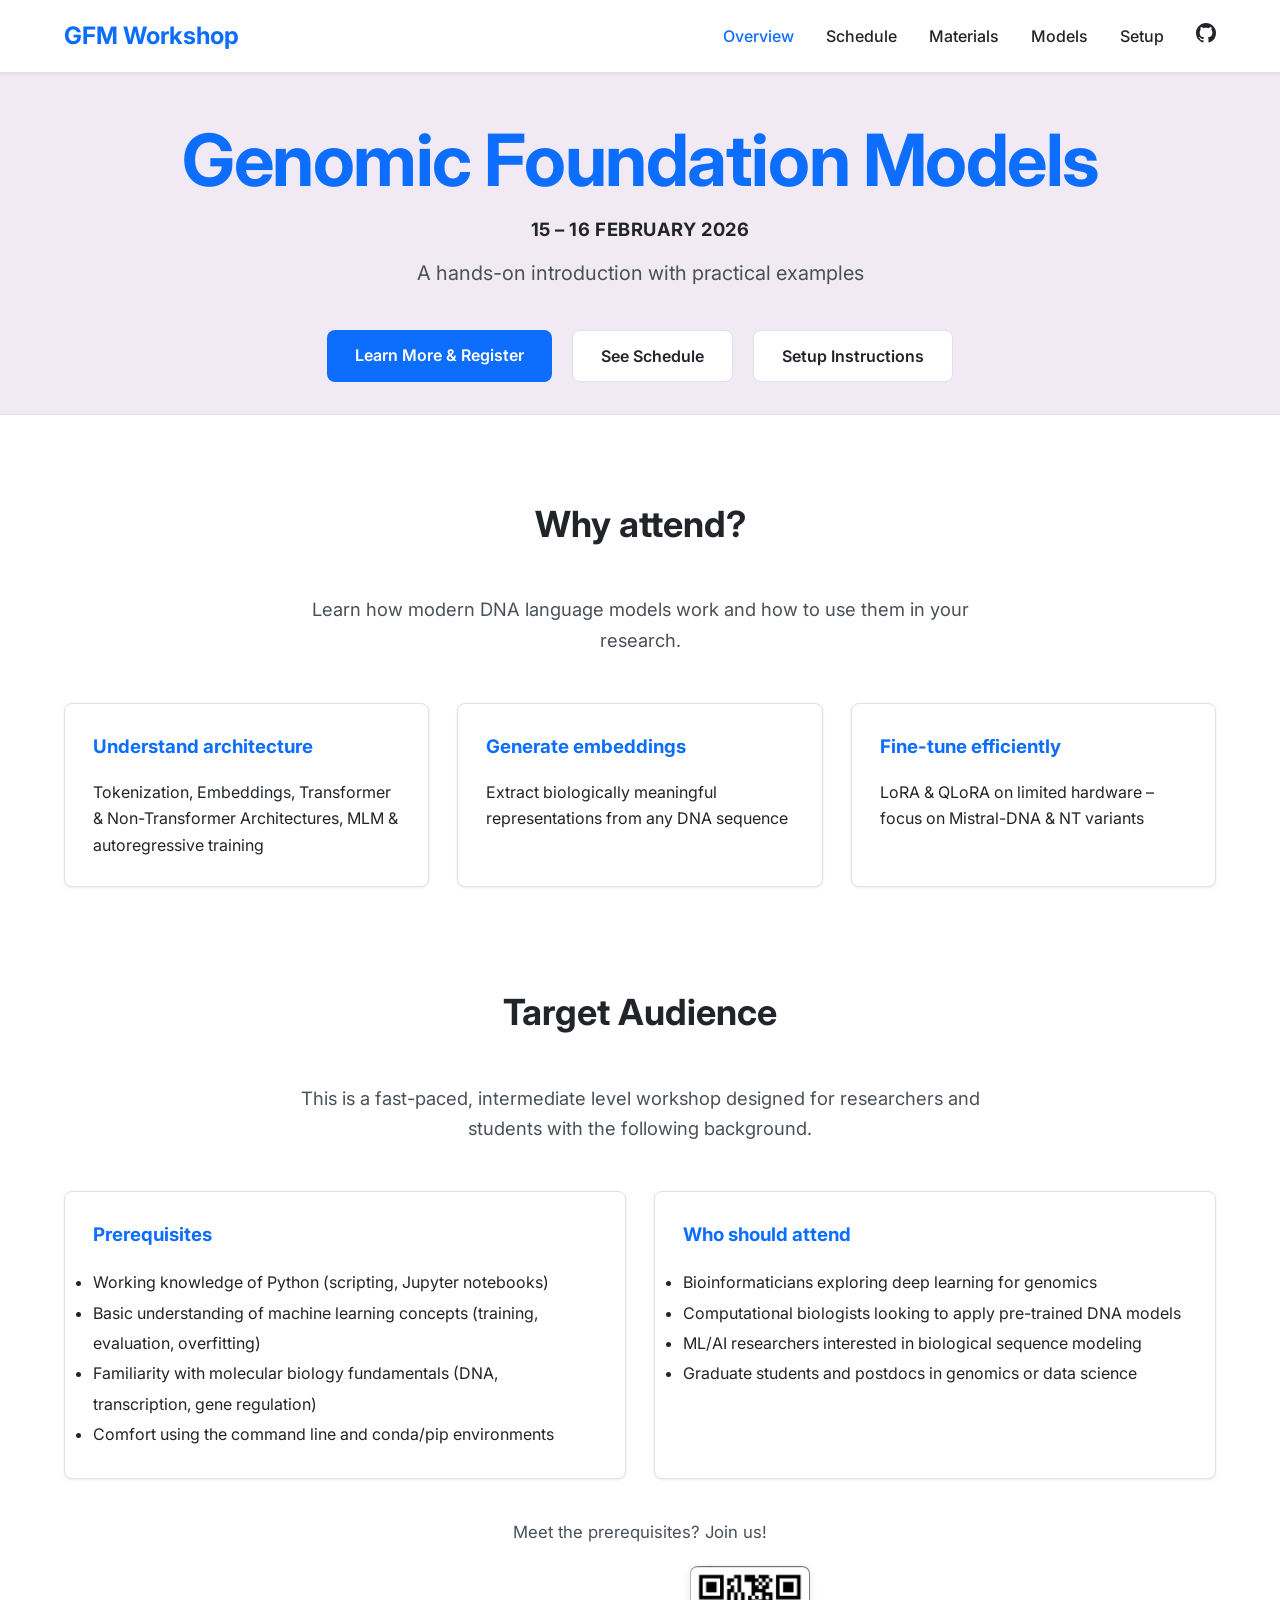
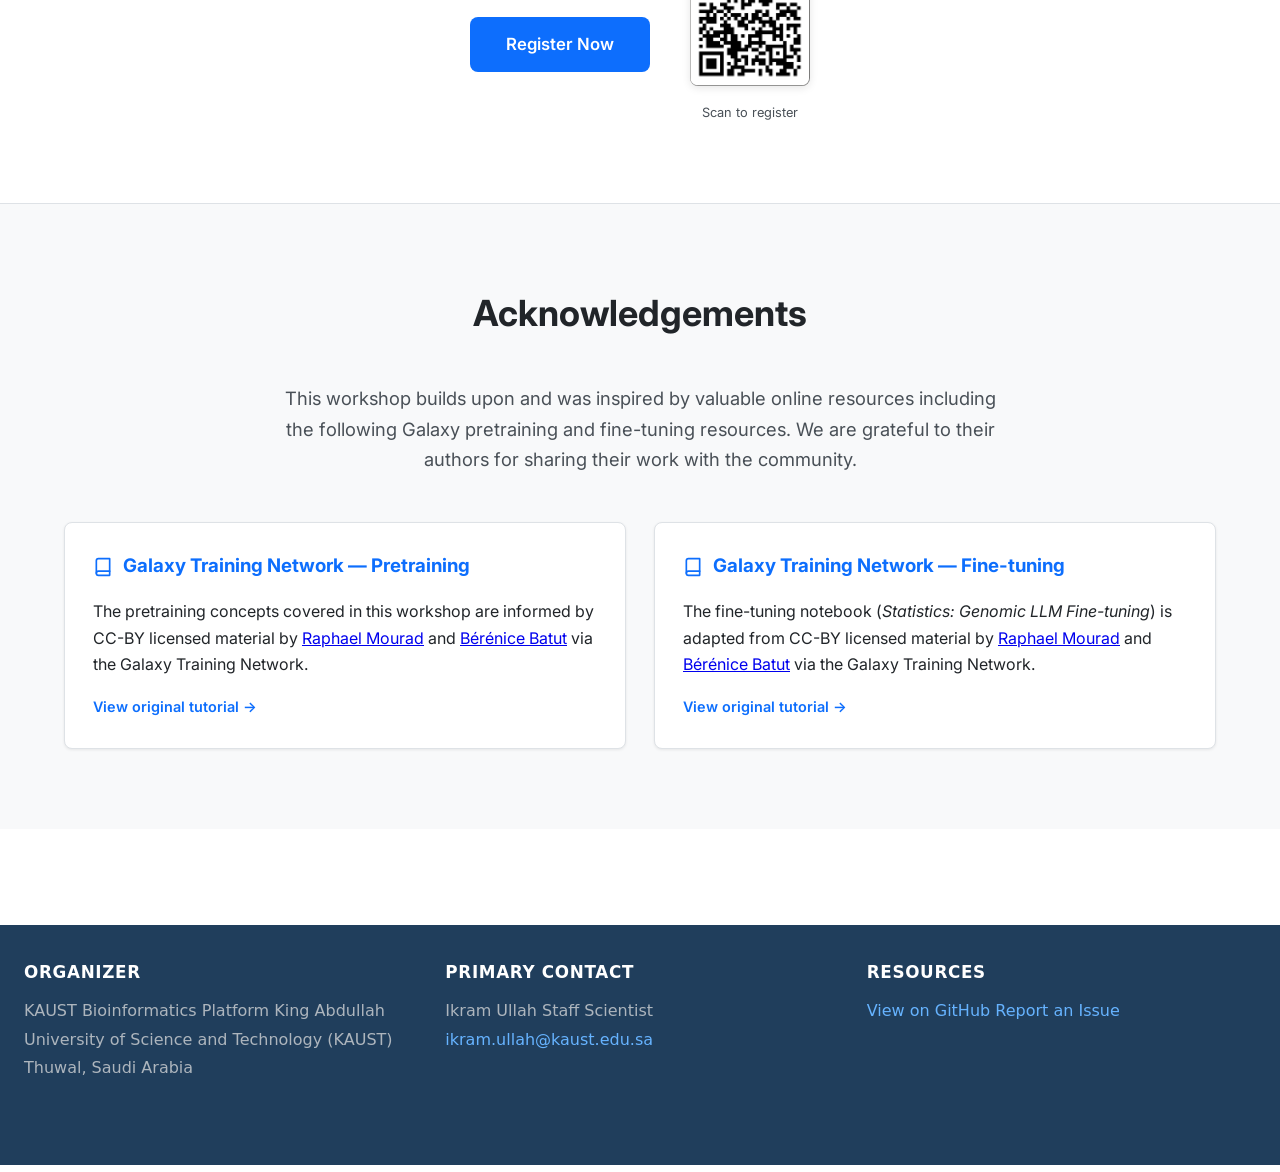
<file: docs/index.html>
<!DOCTYPE html>
<html lang="en">
<head>
  <meta charset="UTF-8" />
  <meta name="viewport" content="width=device-width, initial-scale=1.0"/>
  <title>Genomic Foundation Models Workshop | KAUST</title>
  <meta name="description" content="2-day hands-on workshop on genomic foundation models – DNABERT-2, Nucleotide Transformer, Mistral-DNA, LoRA fine-tuning."/>
  <link rel="stylesheet" href="styles.css"/>
  <link rel="preconnect" href="https://fonts.googleapis.com">
  <link rel="preconnect" href="https://fonts.gstatic.com" crossorigin>
  <link href="https://fonts.googleapis.com/css2?family=Inter:wght@400;500;600;700&display=swap" rel="stylesheet">
</head>
<body>

<a href="#main" class="skip-link">Skip to main content</a>

<nav>
  <div class="nav-container">
    <div class="logo">GFM Workshop</div>
    <ul>
      <li><a href="index.html" class="active">Overview</a></li>
      <li><a href="schedule.html">Schedule</a></li>
      <li><a href="materials.html">Materials</a></li>
      <li><a href="models.html">Models</a></li>
      <li><a href="setup.html">Setup</a></li>
      <li><a href="https://github.com/bioinfo-kaust/gfm-workshop" target="_blank" rel="noopener noreferrer" aria-label="View on GitHub" style="display:flex;align-items:center;color:var(--color-text);transition:color 0.15s;"><svg xmlns="http://www.w3.org/2000/svg" width="20" height="20" viewBox="0 0 24 24" fill="currentColor" aria-hidden="true"><path d="M12 0C5.37 0 0 5.37 0 12c0 5.31 3.435 9.795 8.205 11.385.6.105.825-.255.825-.57 0-.285-.015-1.23-.015-2.235-3.015.555-3.795-.735-4.035-1.41-.135-.345-.72-1.41-1.23-1.695-.42-.225-1.02-.78-.015-.795.945-.015 1.62.87 1.845 1.23 1.08 1.815 2.805 1.305 3.495.99.105-.78.42-1.305.765-1.605-2.67-.3-5.46-1.335-5.46-5.925 0-1.305.465-2.385 1.23-3.225-.12-.3-.54-1.53.12-3.18 0 0 1.005-.315 3.3 1.23.96-.27 1.98-.405 3-.405s2.04.135 3 .405c2.295-1.56 3.3-1.23 3.3-1.23.66 1.65.24 2.88.12 3.18.765.84 1.23 1.905 1.23 3.225 0 4.605-2.805 5.625-5.475 5.925.435.375.81 1.095.81 2.22 0 1.605-.015 2.895-.015 3.3 0 .315.225.69.825.57A12.02 12.02 0 0024 12c0-6.63-5.37-12-12-12z"/></svg></a></li>
    </ul>
  </div>
</nav>

<section class="hero">
  <div class="container">
    <h1>Genomic Foundation Models</h1>
    <p class="date-line">15 – 16 February 2026</p>
    <p class="subtitle">A hands-on introduction with practical examples</p>
  
    <div class="cta-buttons">
      <a href="#target-audience" class="btn btn-primary">Learn More &amp; Register</a>
      <a href="schedule.html" class="btn btn-secondary">See Schedule</a>
      <a href="setup.html" class="btn btn-secondary">Setup Instructions</a>
    </div>
  </div>
</section>

<main id="main">

  <section>
    <div class="container">
      <h2>Why attend?</h2>
      <p class="section-subtitle">Learn how modern DNA language models work and how to use them in your research.</p>

      <div class="card-grid">
        <div class="card">
          <h3>Understand architecture</h3>
          <p>Tokenization, Embeddings, Transformer &amp; Non-Transformer Architectures, MLM &amp; autoregressive training</p>
        </div>
        <div class="card">
          <h3>Generate embeddings</h3>
          <p>Extract biologically meaningful representations from any DNA sequence</p>
        </div>
        <div class="card">
          <h3>Fine-tune efficiently</h3>
          <p>LoRA & QLoRA on limited hardware – focus on Mistral-DNA & NT variants</p>
        </div>
      </div>
    </div>
  </section>

  <section id="target-audience" style="padding-top: 1rem; scroll-margin-top: 4rem;">
    <div class="container">
      <h2>Target Audience</h2>
      <p class="section-subtitle">This is a fast-paced, intermediate level workshop designed for researchers and students with the following background.</p>

      <div class="card-grid">
        <div class="card">
          <h3>Prerequisites</h3>
          <ul style="line-height:1.9; margin-top:1rem;">
            <li>Working knowledge of Python (scripting, Jupyter notebooks)</li>
            <li>Basic understanding of machine learning concepts (training, evaluation, overfitting)</li>
            <li>Familiarity with molecular biology fundamentals (DNA, transcription, gene regulation)</li>
            <li>Comfort using the command line and conda/pip environments</li>
          </ul>
        </div>
        <div class="card">
          <h3>Who should attend</h3>
          <ul style="line-height:1.9; margin-top:1rem;">
            <li>Bioinformaticians exploring deep learning for genomics</li>
            <li>Computational biologists looking to apply pre-trained DNA models</li>
            <li>ML/AI researchers interested in biological sequence modeling</li>
            <li>Graduate students and postdocs in genomics or data science</li>
          </ul>
        </div>
      </div>

      <div style="text-align:center; margin-top:2.5rem;">
        <p style="font-size:1.05rem; color:var(--color-text-light); margin-bottom:1.25rem;">Meet the prerequisites? Join us!</p>
        <div style="display:flex; align-items:center; justify-content:center; gap:2.5rem; flex-wrap:wrap;">
          <a href="https://forms.office.com/r/J6aNQQM4vn" target="_blank" class="btn btn-primary" style="font-size:1.05rem; padding:0.85rem 2.25rem;">Register Now</a>
          <div style="text-align:center;">
            <img src="qr-gfm.png" alt="QR code for registration" style="width:120px; height:120px; border-radius:8px; box-shadow:0 2px 8px rgba(0,0,0,0.1);">
            <p style="font-size:0.8rem; color:var(--color-text-light); margin-top:0.5rem;">Scan to register</p>
          </div>
        </div>
      </div>
    </div>
  </section>

  <section style="background: var(--color-bg-light); border-top: 1px solid var(--color-border);">
    <div class="container">
      <h2>Acknowledgements</h2>
      <p class="section-subtitle">This workshop builds upon and was inspired by valuable online resources including the following Galaxy pretraining and fine-tuning resources. We are grateful to their authors for sharing their work with the community.</p>

      <div class="card-grid" style="grid-template-columns: repeat(auto-fit, minmax(340px, 1fr));">

        <div class="card">
          <h3 style="display:flex; align-items:center; gap:0.6rem;">
            <svg xmlns="http://www.w3.org/2000/svg" width="20" height="20" viewBox="0 0 24 24" fill="none" stroke="currentColor" stroke-width="2" stroke-linecap="round" stroke-linejoin="round" style="flex-shrink:0; color:var(--color-primary);"><path d="M4 19.5A2.5 2.5 0 0 1 6.5 17H20"/><path d="M6.5 2H20v20H6.5A2.5 2.5 0 0 1 4 19.5v-15A2.5 2.5 0 0 1 6.5 2z"/></svg>
            Galaxy Training Network — Pretraining
          </h3>
          <p style="margin-bottom:1rem;">The pretraining concepts covered in this workshop are informed by CC-BY licensed material by
            <a href="https://training.galaxyproject.org/hall-of-fame/raphaelmourad/" target="_blank" rel="noopener noreferrer">Raphael Mourad</a> and
            <a href="https://training.galaxyproject.org/hall-of-fame/bebatut/" target="_blank" rel="noopener noreferrer">Bérénice Batut</a>
            via the Galaxy Training Network.
          </p>
          <a href="https://training.galaxyproject.org/training-material/topics/statistics/tutorials/genomic-llm-pretraining/tutorial.html" target="_blank" rel="noopener noreferrer" style="font-size:0.9rem; font-weight:600; color:var(--color-primary); text-decoration:none;">
            View original tutorial →
          </a>
        </div>

        <div class="card">
          <h3 style="display:flex; align-items:center; gap:0.6rem;">
            <svg xmlns="http://www.w3.org/2000/svg" width="20" height="20" viewBox="0 0 24 24" fill="none" stroke="currentColor" stroke-width="2" stroke-linecap="round" stroke-linejoin="round" style="flex-shrink:0; color:var(--color-primary);"><path d="M4 19.5A2.5 2.5 0 0 1 6.5 17H20"/><path d="M6.5 2H20v20H6.5A2.5 2.5 0 0 1 4 19.5v-15A2.5 2.5 0 0 1 6.5 2z"/></svg>
            Galaxy Training Network — Fine-tuning
          </h3>
          <p style="margin-bottom:1rem;">The fine-tuning notebook (<em>Statistics: Genomic LLM Fine-tuning</em>) is adapted from CC-BY licensed material by
            <a href="https://training.galaxyproject.org/hall-of-fame/raphaelmourad/" target="_blank" rel="noopener noreferrer">Raphael Mourad</a> and
            <a href="https://training.galaxyproject.org/hall-of-fame/bebatut/" target="_blank" rel="noopener noreferrer">Bérénice Batut</a>
            via the Galaxy Training Network.
          </p>
          <a href="https://training.galaxyproject.org/training-material/topics/statistics/tutorials/genomic-llm-finetuning/tutorial.html" target="_blank" rel="noopener noreferrer" style="font-size:0.9rem; font-weight:600; color:var(--color-primary); text-decoration:none;">
            View original tutorial →
          </a>
        </div>

      </div>
    </div>
  </section>

</main>

<iframe src="footer.html" style="border: none; width: 100%; height: 240px; overflow: hidden; background: #0d1b2a; margin-top: 6rem;"></iframe>

</body>
</html>
</file>
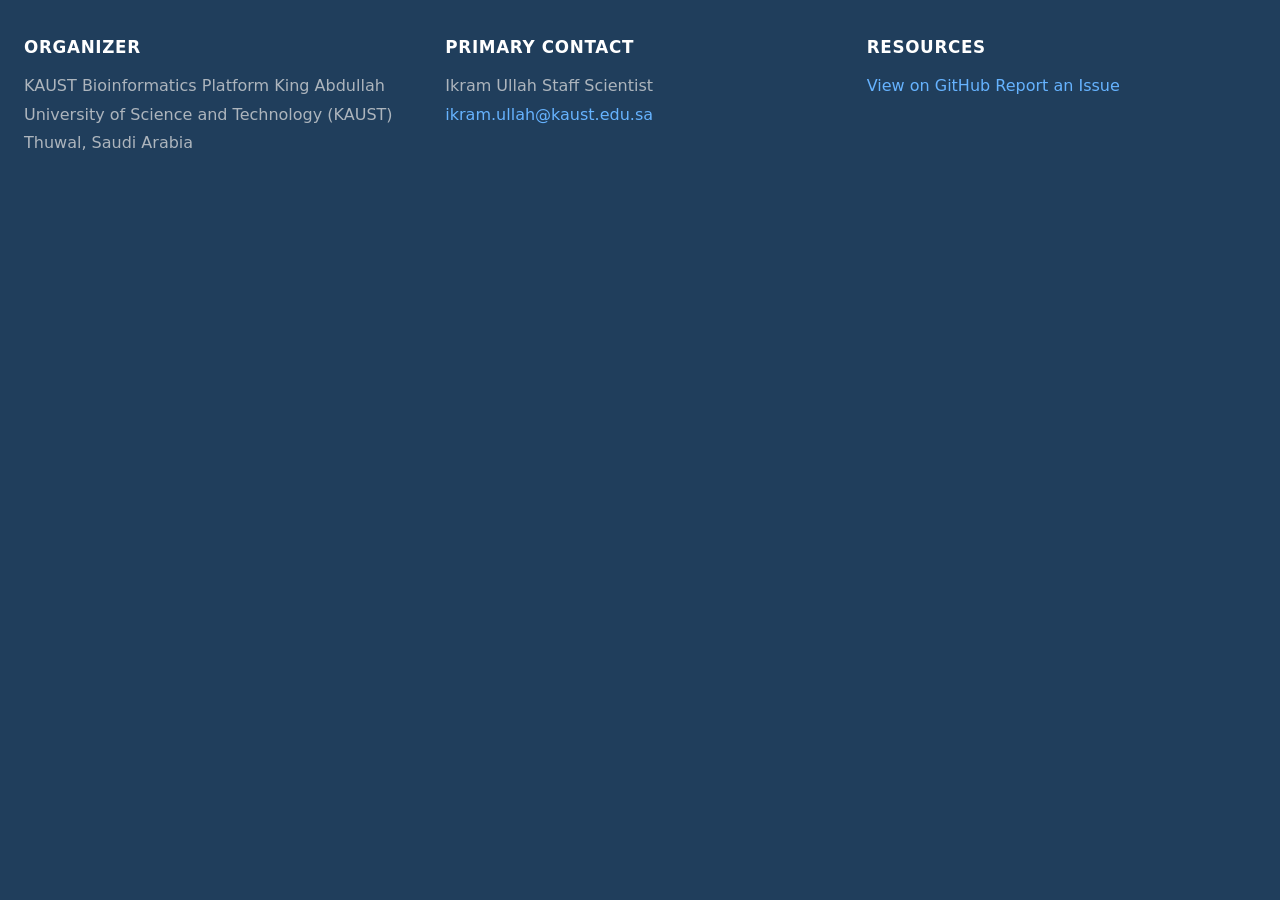
<file: docs/footer.html>
<!DOCTYPE html>
<html lang="en">
<head>
  <meta charset="UTF-8">
  <meta name="viewport" content="width=device-width, initial-scale=1.0">
  <style>
    * {
      margin: 0;
      padding: 0;
      box-sizing: border-box;
    }
    body {
      font-family: 'Inter', system-ui, sans-serif;
      background: #203e5c;
      color: #adb5bd;
      padding: 2rem 1.5rem 3rem;
      line-height: 1.65;
    }
    .footer-content {
      max-width: 1240px;
      margin: 0 auto;
      display: grid;
      grid-template-columns: repeat(auto-fit, minmax(240px, 1fr));
      gap: 2rem;
    }
    .footer-content > div {
      padding: 0;
      line-height: 1.8;
    }
    .footer-content strong {
      color: #ffffff;
      display: block;
      margin-bottom: 0.6rem;
      font-weight: 700;
      font-size: 1.05rem;
      letter-spacing: 0.04em;
      text-transform: uppercase;
    }
    .footer-content div > br {
      content: '';
    }
    .footer-content a {
      color: #66b3ff;
      text-decoration: none;
      transition: color 0.2s;
    }
    .footer-content a:hover {
      color: #99ccff;
    }
  </style>
</head>
<body>
  <div class="footer-content">
    <div>
      <strong>Organizer</strong>
      KAUST Bioinformatics Platform<br>
      King Abdullah University of Science and Technology (KAUST)<br>
      Thuwal, Saudi Arabia
    </div>
    <div>
      <strong>Primary Contact</strong>
      Ikram Ullah<br>
      Staff Scientist<br>
      <a href="mailto:ikram.ullah@kaust.edu.sa">ikram.ullah@kaust.edu.sa</a>
    </div>
    <div>
      <strong>Resources</strong>
      <a href="https://github.com/bioinfo-kaust/gfm-workshop" target="_blank" rel="noopener noreferrer">View on GitHub</a><br>
      <a href="https://github.com/bioinfo-kaust/gfm-workshop/issues" target="_blank" rel="noopener noreferrer">Report an Issue</a>
    </div>
  </div>
</body>
</html>
</file>
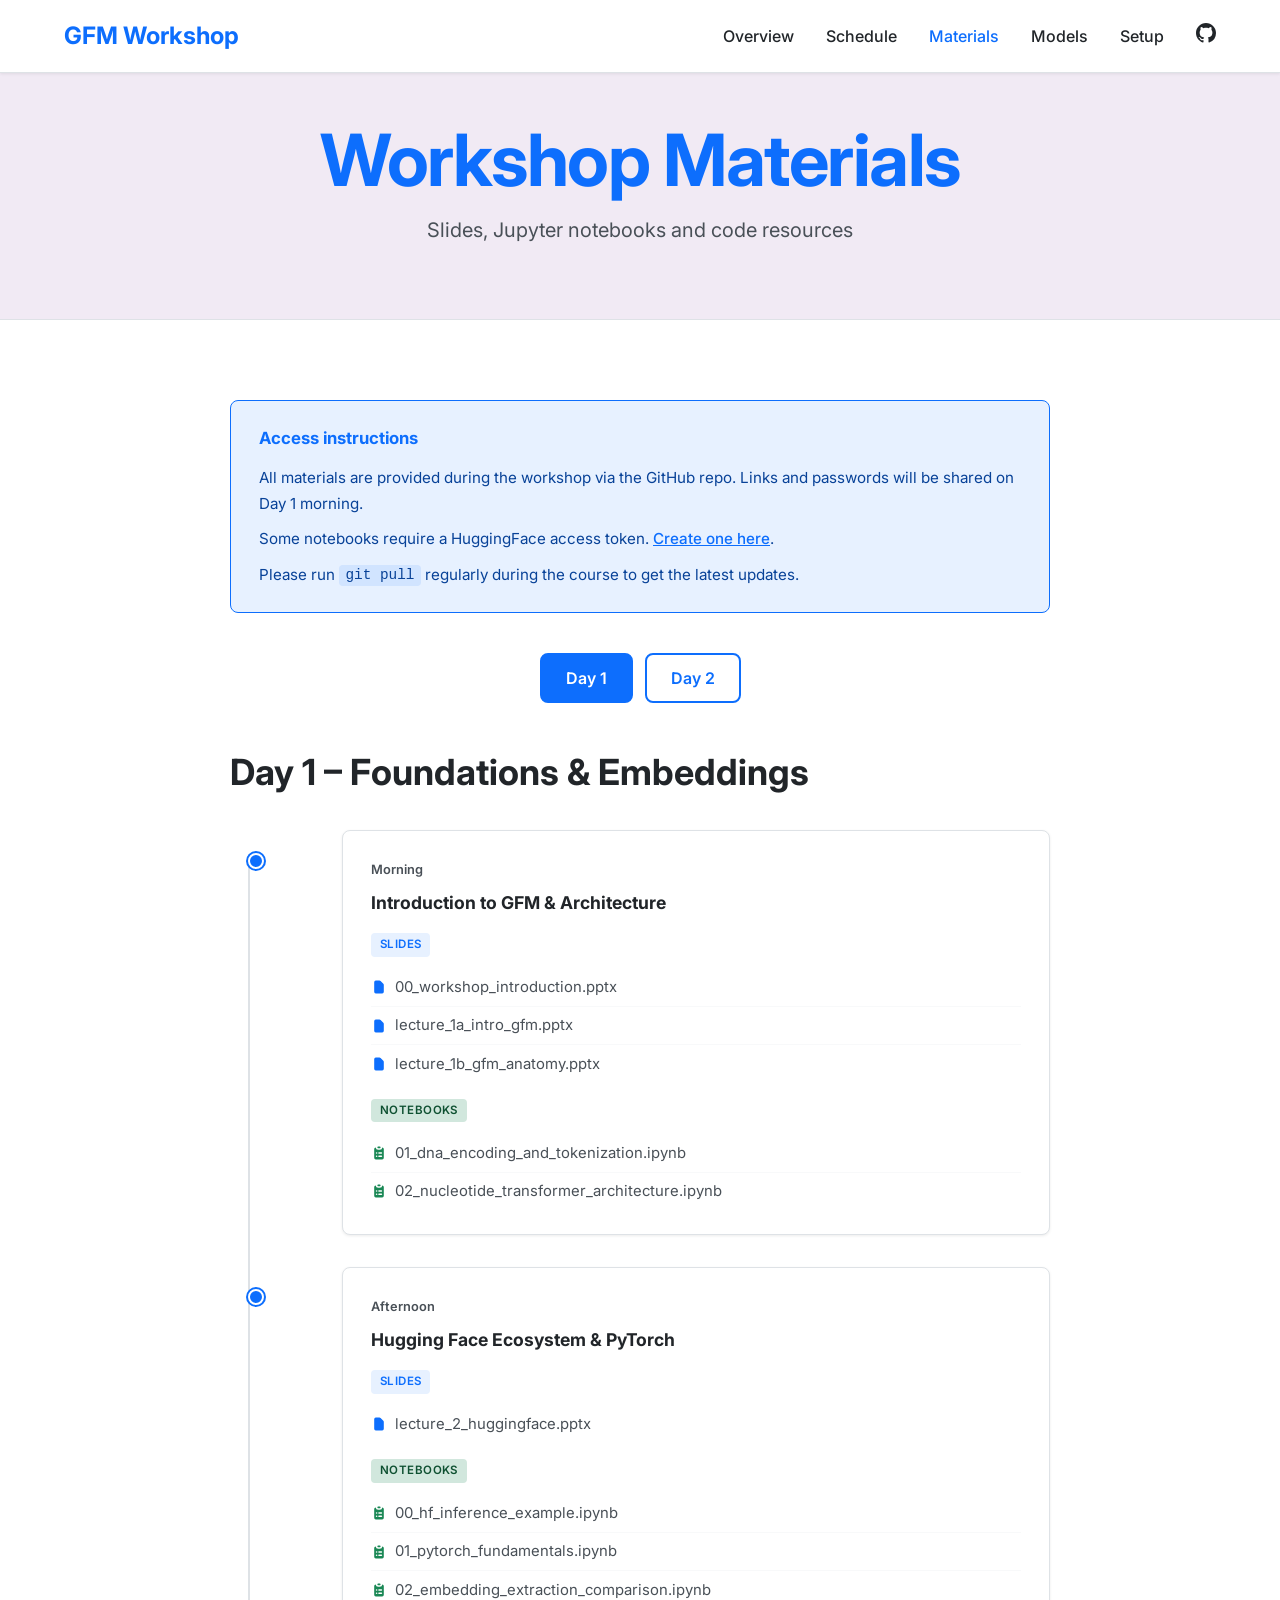
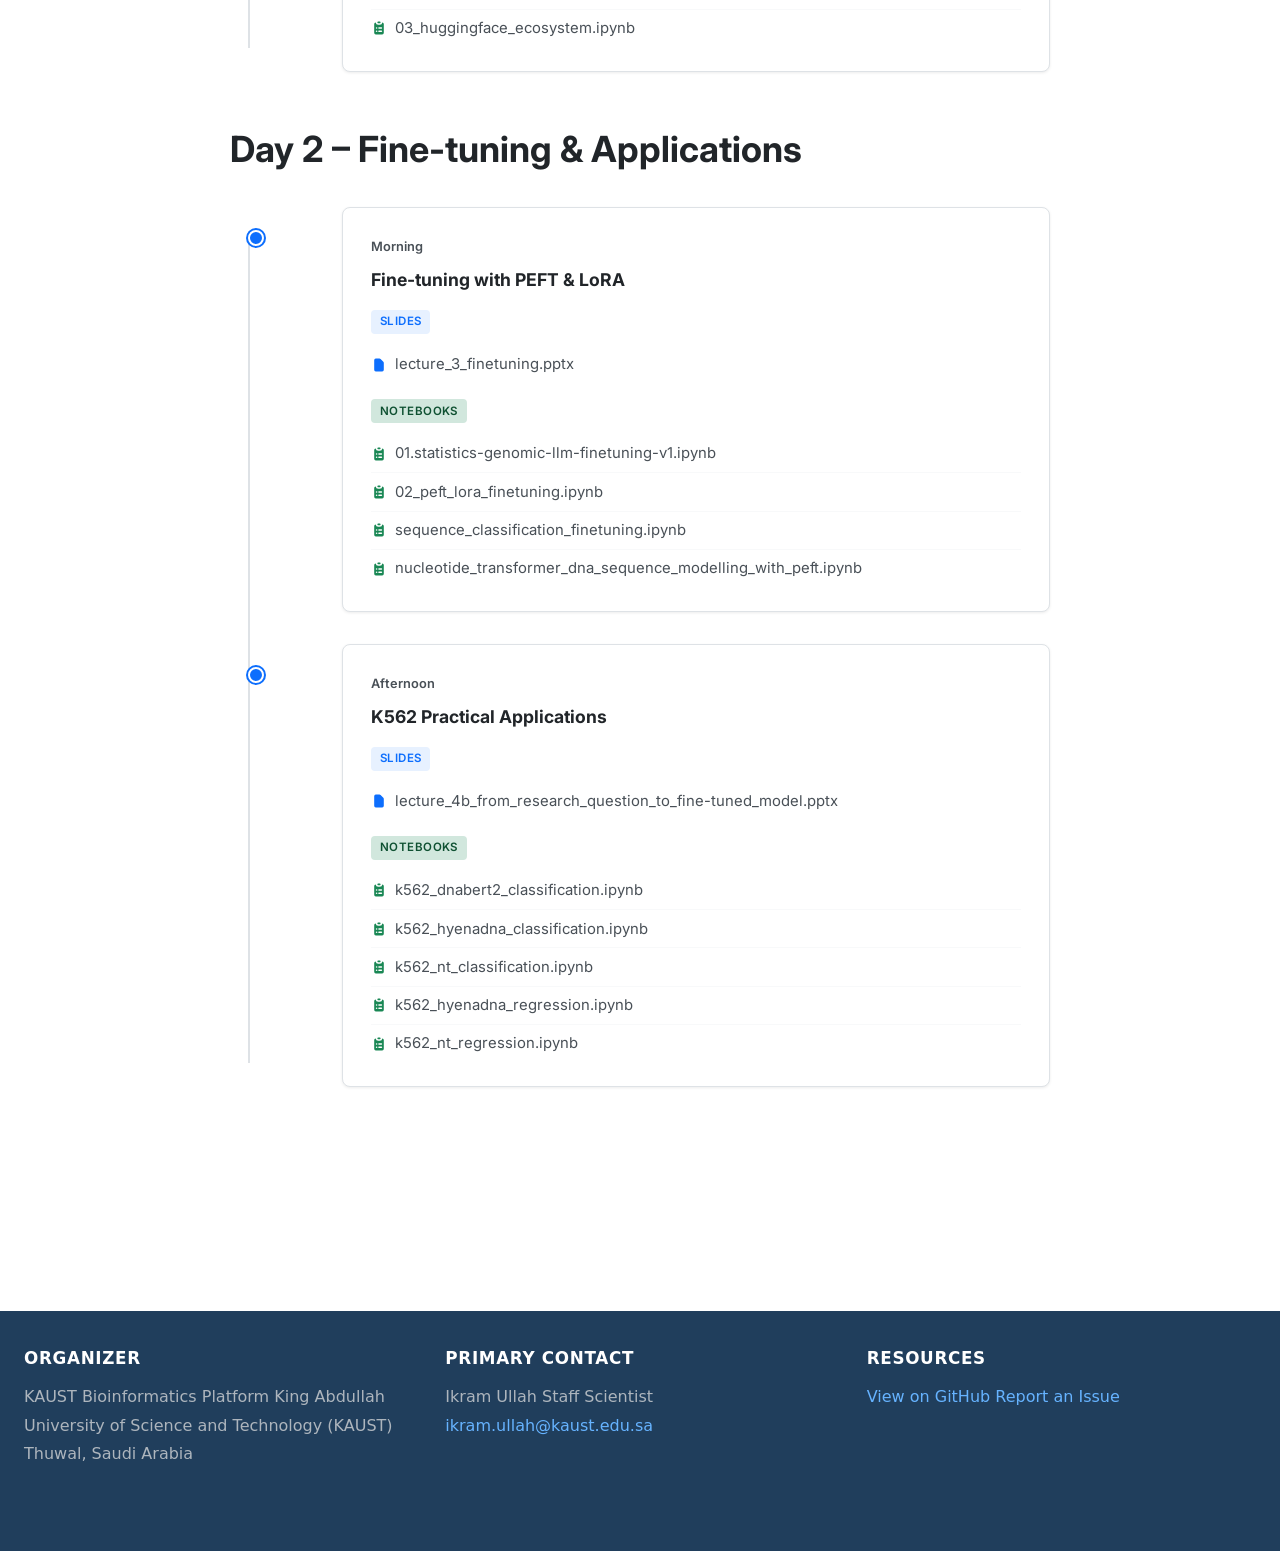
<file: docs/materials.html>
<!DOCTYPE html>
<html lang="en">
<head>
  <meta charset="UTF-8" />
  <meta name="viewport" content="width=device-width, initial-scale=1.0"/>
  <title>Materials – Genomic Foundation Models Workshop | KAUST</title>
  <meta name="description" content="Lecture slides, Jupyter notebooks and resources for the workshop"/>
  <link rel="stylesheet" href="styles.css"/>
  <link rel="preconnect" href="https://fonts.googleapis.com">
  <link rel="preconnect" href="https://fonts.gstatic.com" crossorigin>
  <link href="https://fonts.googleapis.com/css2?family=Inter:wght@400;500;600;700&display=swap" rel="stylesheet">
  <style>
    /* ---- Materials page styles ---- */

    .materials-container {
      max-width: 820px;
      margin: 0 auto;
    }

    /* Day tabs */
    .day-tabs {
      display: flex;
      gap: 0.75rem;
      justify-content: center;
      margin-bottom: 2.5rem;
    }
    .day-tab {
      display: inline-block;
      padding: 0.6rem 1.5rem;
      border-radius: var(--radius);
      font-weight: 600;
      text-decoration: none;
      border: 2px solid var(--color-primary);
      color: var(--color-primary);
      background: white;
      transition: all 0.2s;
    }
    .day-tab:hover,
    .day-tab.active {
      background: var(--color-primary);
      color: white;
    }

    /* Session block */
    .session-block {
      position: relative;
      margin-bottom: 2rem;
      padding-left: 3.5rem;
    }

    /* Timeline line */
    .day-materials {
      position: relative;
      padding-left: 3.5rem;
    }
    .day-materials::before {
      content: '';
      position: absolute;
      left: 1.15rem;
      top: 1.5rem;
      bottom: 1.5rem;
      width: 2px;
      background: var(--color-border);
    }

    .session-block {
      position: relative;
      margin-bottom: 2rem;
    }
    .session-block:last-child {
      margin-bottom: 0;
    }

    /* Session dot */
    .session-block::before {
      content: '';
      position: absolute;
      left: -2.35rem;
      top: 1.4rem;
      width: 12px;
      height: 12px;
      border-radius: 50%;
      background: var(--color-primary);
      border: 2px solid white;
      box-shadow: 0 0 0 2px var(--color-primary);
      z-index: 1;
    }

    .session-card {
      background: white;
      border: 1px solid var(--color-border);
      border-radius: var(--radius);
      padding: 1.5rem 1.75rem;
      box-shadow: var(--shadow-sm);
    }

    .session-card h3 {
      color: var(--color-text);
      font-size: 1.1rem;
      margin-bottom: 0.75rem;
    }

    .session-time {
      display: inline-block;
      font-size: 0.8rem;
      font-weight: 600;
      color: var(--color-text-light);
      margin-bottom: 0.5rem;
    }

    /* Resource tags */
    .resource-tag {
      display: inline-block;
      font-size: 0.72rem;
      font-weight: 600;
      text-transform: uppercase;
      letter-spacing: 0.04em;
      padding: 0.15rem 0.55rem;
      border-radius: 4px;
      margin-right: 0.25rem;
    }
    .tag-slides   { background: #e7f1ff; color: #0d6efd; }
    .tag-notebook { background: #d1e7dd; color: #0f5132; }

    /* File list */
    .file-list {
      list-style: none;
      margin-top: 0.75rem;
    }
    .file-list li {
      display: flex;
      align-items: center;
      gap: 0.5rem;
      padding: 0.4rem 0;
      font-size: 0.93rem;
      color: var(--color-text-light);
      border-bottom: 1px solid var(--color-bg-light);
    }
    .file-list li:last-child {
      border-bottom: none;
    }
    .file-icon {
      flex-shrink: 0;
      width: 1rem;
      height: 1rem;
      color: var(--color-text-light);
    }
    .file-icon-slide { color: var(--color-primary); }
    .file-icon-nb    { color: var(--color-accent); }

    /* Callout */
    .callout {
      border-radius: var(--radius);
      padding: 1.5rem 1.75rem;
      margin-top: 2.5rem;
    }
    .callout-info {
      background: #e7f1ff;
      border: 1px solid var(--color-primary);
      color: #084298;
    }
    .callout-info h3 {
      color: var(--color-primary);
      font-size: 1.05rem;
      margin-bottom: 0.75rem;
    }
    .callout-info p {
      font-size: 0.95rem;
      line-height: 1.7;
      margin-bottom: 0.6rem;
    }
    .callout-info p:last-child {
      margin-bottom: 0;
    }
    .callout-info a {
      color: var(--color-primary);
      font-weight: 500;
    }
    .callout-info code {
      background: rgba(13,110,253,0.1);
      padding: 0.15rem 0.4rem;
      border-radius: 4px;
      font-size: 0.9rem;
    }

    /* Day heading */
    .day-heading {
      text-align: left;
      margin-bottom: 1.75rem;
      scroll-margin-top: 5rem;
    }

    .day-section {
      margin-bottom: 3rem;
    }

    @media (max-width: 768px) {
      .day-materials {
        padding-left: 2.5rem;
      }
      .day-materials::before {
        left: 0.85rem;
      }
      .session-block::before {
        left: -1.65rem;
      }
    }
  </style>
</head>
<body>

<a href="#main" class="skip-link">Skip to main content</a>

<nav>
  <div class="nav-container">
    <div class="logo">GFM Workshop</div>
    <ul>
      <li><a href="index.html">Overview</a></li>
      <li><a href="schedule.html">Schedule</a></li>
      <li><a href="materials.html" class="active">Materials</a></li>
      <li><a href="models.html">Models</a></li>
      <li><a href="setup.html">Setup</a></li>
      <li><a href="https://github.com/bioinfo-kaust/gfm-workshop" target="_blank" rel="noopener noreferrer" aria-label="View on GitHub" style="display:flex;align-items:center;color:var(--color-text);transition:color 0.15s;"><svg xmlns="http://www.w3.org/2000/svg" width="20" height="20" viewBox="0 0 24 24" fill="currentColor" aria-hidden="true"><path d="M12 0C5.37 0 0 5.37 0 12c0 5.31 3.435 9.795 8.205 11.385.6.105.825-.255.825-.57 0-.285-.015-1.23-.015-2.235-3.015.555-3.795-.735-4.035-1.41-.135-.345-.72-1.41-1.23-1.695-.42-.225-1.02-.78-.015-.795.945-.015 1.62.87 1.845 1.23 1.08 1.815 2.805 1.305 3.495.99.105-.78.42-1.305.765-1.605-2.67-.3-5.46-1.335-5.46-5.925 0-1.305.465-2.385 1.23-3.225-.12-.3-.54-1.53.12-3.18 0 0 1.005-.315 3.3 1.23.96-.27 1.98-.405 3-.405s2.04.135 3 .405c2.295-1.56 3.3-1.23 3.3-1.23.66 1.65.24 2.88.12 3.18.765.84 1.23 1.905 1.23 3.225 0 4.605-2.805 5.625-5.475 5.925.435.375.81 1.095.81 2.22 0 1.605-.015 2.895-.015 3.3 0 .315.225.69.825.57A12.02 12.02 0 0024 12c0-6.63-5.37-12-12-12z"/></svg></a></li>
    </ul>
  </div>
</nav>

<main id="main">

  <section class="hero">
    <div class="container">
      <h1>Workshop Materials</h1>
      <p class="subtitle">Slides, Jupyter notebooks and code resources</p>
    </div>
  </section>

  <section>
    <div class="container">
      <div class="materials-container">

        <!-- Access instructions callout -->
        <div class="callout callout-info" style="margin-top:0; margin-bottom:2.5rem;">
          <h3>Access instructions</h3>
          <p>All materials are provided during the workshop via the GitHub repo. Links and passwords will be shared on Day 1 morning.</p>
          <p>Some notebooks require a HuggingFace access token. <a href="https://huggingface.co/settings/tokens" target="_blank">Create one here</a>.</p>
          <p>Please run <code>git pull</code> regularly during the course to get the latest updates.</p>
        </div>

        <div class="day-tabs">
          <a href="#day1" class="day-tab active">Day 1</a>
          <a href="#day2" class="day-tab">Day 2</a>
        </div>

        <!-- ====== DAY 1 ====== -->
        <div class="day-section" id="day1">
          <h2 class="day-heading">Day 1 – Foundations &amp; Embeddings</h2>

          <div class="day-materials">

            <div class="session-block">
              <div class="session-card">
                <span class="session-time">Morning</span>
                <h3>Introduction to GFM &amp; Architecture</h3>

                <span class="resource-tag tag-slides">Slides</span>
                <ul class="file-list">
                  <li>
                    <svg class="file-icon file-icon-slide" viewBox="0 0 20 20" fill="currentColor"><path fill-rule="evenodd" d="M4 4a2 2 0 012-2h4.586A2 2 0 0112 2.586L15.414 6A2 2 0 0116 7.414V16a2 2 0 01-2 2H6a2 2 0 01-2-2V4z" clip-rule="evenodd"/></svg>
                    00_workshop_introduction.pptx
                  </li>
                  <li>
                    <svg class="file-icon file-icon-slide" viewBox="0 0 20 20" fill="currentColor"><path fill-rule="evenodd" d="M4 4a2 2 0 012-2h4.586A2 2 0 0112 2.586L15.414 6A2 2 0 0116 7.414V16a2 2 0 01-2 2H6a2 2 0 01-2-2V4z" clip-rule="evenodd"/></svg>
                    lecture_1a_intro_gfm.pptx
                  </li>
                  <li>
                    <svg class="file-icon file-icon-slide" viewBox="0 0 20 20" fill="currentColor"><path fill-rule="evenodd" d="M4 4a2 2 0 012-2h4.586A2 2 0 0112 2.586L15.414 6A2 2 0 0116 7.414V16a2 2 0 01-2 2H6a2 2 0 01-2-2V4z" clip-rule="evenodd"/></svg>
                    lecture_1b_gfm_anatomy.pptx
                  </li>
                </ul>

                <span class="resource-tag tag-notebook" style="margin-top:1rem;">Notebooks</span>
                <ul class="file-list">
                  <li>
                    <svg class="file-icon file-icon-nb" viewBox="0 0 20 20" fill="currentColor"><path d="M9 2a1 1 0 000 2h2a1 1 0 100-2H9z"/><path fill-rule="evenodd" d="M4 5a2 2 0 012-2 3 3 0 003 3h2a3 3 0 003-3 2 2 0 012 2v11a2 2 0 01-2 2H6a2 2 0 01-2-2V5zm3 4a1 1 0 000 2h.01a1 1 0 100-2H7zm3 0a1 1 0 000 2h3a1 1 0 100-2h-3zm-3 4a1 1 0 100 2h.01a1 1 0 100-2H7zm3 0a1 1 0 100 2h3a1 1 0 100-2h-3z" clip-rule="evenodd"/></svg>
                    01_dna_encoding_and_tokenization.ipynb
                  </li>
                  <li>
                    <svg class="file-icon file-icon-nb" viewBox="0 0 20 20" fill="currentColor"><path d="M9 2a1 1 0 000 2h2a1 1 0 100-2H9z"/><path fill-rule="evenodd" d="M4 5a2 2 0 012-2 3 3 0 003 3h2a3 3 0 003-3 2 2 0 012 2v11a2 2 0 01-2 2H6a2 2 0 01-2-2V5zm3 4a1 1 0 000 2h.01a1 1 0 100-2H7zm3 0a1 1 0 000 2h3a1 1 0 100-2h-3zm-3 4a1 1 0 100 2h.01a1 1 0 100-2H7zm3 0a1 1 0 100 2h3a1 1 0 100-2h-3z" clip-rule="evenodd"/></svg>
                    02_nucleotide_transformer_architecture.ipynb
                  </li>
                </ul>
              </div>
            </div>

            <div class="session-block">
              <div class="session-card">
                <span class="session-time">Afternoon</span>
                <h3>Hugging Face Ecosystem &amp; PyTorch</h3>

                <span class="resource-tag tag-slides">Slides</span>
                <ul class="file-list">
                  <li>
                    <svg class="file-icon file-icon-slide" viewBox="0 0 20 20" fill="currentColor"><path fill-rule="evenodd" d="M4 4a2 2 0 012-2h4.586A2 2 0 0112 2.586L15.414 6A2 2 0 0116 7.414V16a2 2 0 01-2 2H6a2 2 0 01-2-2V4z" clip-rule="evenodd"/></svg>
                    lecture_2_huggingface.pptx
                  </li>
                </ul>

                <span class="resource-tag tag-notebook" style="margin-top:1rem;">Notebooks</span>
                <ul class="file-list">
                  <li>
                    <svg class="file-icon file-icon-nb" viewBox="0 0 20 20" fill="currentColor"><path d="M9 2a1 1 0 000 2h2a1 1 0 100-2H9z"/><path fill-rule="evenodd" d="M4 5a2 2 0 012-2 3 3 0 003 3h2a3 3 0 003-3 2 2 0 012 2v11a2 2 0 01-2 2H6a2 2 0 01-2-2V5zm3 4a1 1 0 000 2h.01a1 1 0 100-2H7zm3 0a1 1 0 000 2h3a1 1 0 100-2h-3zm-3 4a1 1 0 100 2h.01a1 1 0 100-2H7zm3 0a1 1 0 100 2h3a1 1 0 100-2h-3z" clip-rule="evenodd"/></svg>
                    00_hf_inference_example.ipynb
                  </li>
                  <li>
                    <svg class="file-icon file-icon-nb" viewBox="0 0 20 20" fill="currentColor"><path d="M9 2a1 1 0 000 2h2a1 1 0 100-2H9z"/><path fill-rule="evenodd" d="M4 5a2 2 0 012-2 3 3 0 003 3h2a3 3 0 003-3 2 2 0 012 2v11a2 2 0 01-2 2H6a2 2 0 01-2-2V5zm3 4a1 1 0 000 2h.01a1 1 0 100-2H7zm3 0a1 1 0 000 2h3a1 1 0 100-2h-3zm-3 4a1 1 0 100 2h.01a1 1 0 100-2H7zm3 0a1 1 0 100 2h3a1 1 0 100-2h-3z" clip-rule="evenodd"/></svg>
                    01_pytorch_fundamentals.ipynb
                  </li>
                  <li>
                    <svg class="file-icon file-icon-nb" viewBox="0 0 20 20" fill="currentColor"><path d="M9 2a1 1 0 000 2h2a1 1 0 100-2H9z"/><path fill-rule="evenodd" d="M4 5a2 2 0 012-2 3 3 0 003 3h2a3 3 0 003-3 2 2 0 012 2v11a2 2 0 01-2 2H6a2 2 0 01-2-2V5zm3 4a1 1 0 000 2h.01a1 1 0 100-2H7zm3 0a1 1 0 000 2h3a1 1 0 100-2h-3zm-3 4a1 1 0 100 2h.01a1 1 0 100-2H7zm3 0a1 1 0 100 2h3a1 1 0 100-2h-3z" clip-rule="evenodd"/></svg>
                    02_embedding_extraction_comparison.ipynb
                  </li>
                  <li>
                    <svg class="file-icon file-icon-nb" viewBox="0 0 20 20" fill="currentColor"><path d="M9 2a1 1 0 000 2h2a1 1 0 100-2H9z"/><path fill-rule="evenodd" d="M4 5a2 2 0 012-2 3 3 0 003 3h2a3 3 0 003-3 2 2 0 012 2v11a2 2 0 01-2 2H6a2 2 0 01-2-2V5zm3 4a1 1 0 000 2h.01a1 1 0 100-2H7zm3 0a1 1 0 000 2h3a1 1 0 100-2h-3zm-3 4a1 1 0 100 2h.01a1 1 0 100-2H7zm3 0a1 1 0 100 2h3a1 1 0 100-2h-3z" clip-rule="evenodd"/></svg>
                    03_huggingface_ecosystem.ipynb
                  </li>
                </ul>
              </div>
            </div>

          </div>
        </div>

        <!-- ====== DAY 2 ====== -->
        <div class="day-section" id="day2">
          <h2 class="day-heading">Day 2 – Fine-tuning &amp; Applications</h2>

          <div class="day-materials">

            <div class="session-block">
              <div class="session-card">
                <span class="session-time">Morning</span>
                <h3>Fine-tuning with PEFT &amp; LoRA</h3>

                <span class="resource-tag tag-slides">Slides</span>
                <ul class="file-list">
                  <li>
                    <svg class="file-icon file-icon-slide" viewBox="0 0 20 20" fill="currentColor"><path fill-rule="evenodd" d="M4 4a2 2 0 012-2h4.586A2 2 0 0112 2.586L15.414 6A2 2 0 0116 7.414V16a2 2 0 01-2 2H6a2 2 0 01-2-2V4z" clip-rule="evenodd"/></svg>
                    lecture_3_finetuning.pptx
                  </li>
                </ul>

                <span class="resource-tag tag-notebook" style="margin-top:1rem;">Notebooks</span>
                <ul class="file-list">
                  <li>
                    <svg class="file-icon file-icon-nb" viewBox="0 0 20 20" fill="currentColor"><path d="M9 2a1 1 0 000 2h2a1 1 0 100-2H9z"/><path fill-rule="evenodd" d="M4 5a2 2 0 012-2 3 3 0 003 3h2a3 3 0 003-3 2 2 0 012 2v11a2 2 0 01-2 2H6a2 2 0 01-2-2V5zm3 4a1 1 0 000 2h.01a1 1 0 100-2H7zm3 0a1 1 0 000 2h3a1 1 0 100-2h-3zm-3 4a1 1 0 100 2h.01a1 1 0 100-2H7zm3 0a1 1 0 100 2h3a1 1 0 100-2h-3z" clip-rule="evenodd"/></svg>
                    01.statistics-genomic-llm-finetuning-v1.ipynb
                  </li>
                  <li>
                    <svg class="file-icon file-icon-nb" viewBox="0 0 20 20" fill="currentColor"><path d="M9 2a1 1 0 000 2h2a1 1 0 100-2H9z"/><path fill-rule="evenodd" d="M4 5a2 2 0 012-2 3 3 0 003 3h2a3 3 0 003-3 2 2 0 012 2v11a2 2 0 01-2 2H6a2 2 0 01-2-2V5zm3 4a1 1 0 000 2h.01a1 1 0 100-2H7zm3 0a1 1 0 000 2h3a1 1 0 100-2h-3zm-3 4a1 1 0 100 2h.01a1 1 0 100-2H7zm3 0a1 1 0 100 2h3a1 1 0 100-2h-3z" clip-rule="evenodd"/></svg>
                    02_peft_lora_finetuning.ipynb
                  </li>
                  <li>
                    <svg class="file-icon file-icon-nb" viewBox="0 0 20 20" fill="currentColor"><path d="M9 2a1 1 0 000 2h2a1 1 0 100-2H9z"/><path fill-rule="evenodd" d="M4 5a2 2 0 012-2 3 3 0 003 3h2a3 3 0 003-3 2 2 0 012 2v11a2 2 0 01-2 2H6a2 2 0 01-2-2V5zm3 4a1 1 0 000 2h.01a1 1 0 100-2H7zm3 0a1 1 0 000 2h3a1 1 0 100-2h-3zm-3 4a1 1 0 100 2h.01a1 1 0 100-2H7zm3 0a1 1 0 100 2h3a1 1 0 100-2h-3z" clip-rule="evenodd"/></svg>
                    sequence_classification_finetuning.ipynb
                  </li>
                  <li>
                    <svg class="file-icon file-icon-nb" viewBox="0 0 20 20" fill="currentColor"><path d="M9 2a1 1 0 000 2h2a1 1 0 100-2H9z"/><path fill-rule="evenodd" d="M4 5a2 2 0 012-2 3 3 0 003 3h2a3 3 0 003-3 2 2 0 012 2v11a2 2 0 01-2 2H6a2 2 0 01-2-2V5zm3 4a1 1 0 000 2h.01a1 1 0 100-2H7zm3 0a1 1 0 000 2h3a1 1 0 100-2h-3zm-3 4a1 1 0 100 2h.01a1 1 0 100-2H7zm3 0a1 1 0 100 2h3a1 1 0 100-2h-3z" clip-rule="evenodd"/></svg>
                    nucleotide_transformer_dna_sequence_modelling_with_peft.ipynb
                  </li>
                </ul>
              </div>
            </div>

            <div class="session-block">
              <div class="session-card">
                <span class="session-time">Afternoon</span>
                <h3>K562 Practical Applications</h3>

                <span class="resource-tag tag-slides">Slides</span>
                <ul class="file-list">
                  <li>
                    <svg class="file-icon file-icon-slide" viewBox="0 0 20 20" fill="currentColor"><path fill-rule="evenodd" d="M4 4a2 2 0 012-2h4.586A2 2 0 0112 2.586L15.414 6A2 2 0 0116 7.414V16a2 2 0 01-2 2H6a2 2 0 01-2-2V4z" clip-rule="evenodd"/></svg>
                    lecture_4b_from_research_question_to_fine-tuned_model.pptx
                  </li>
                </ul>

                <span class="resource-tag tag-notebook" style="margin-top:1rem;">Notebooks</span>
                <ul class="file-list">
                  <li>
                    <svg class="file-icon file-icon-nb" viewBox="0 0 20 20" fill="currentColor"><path d="M9 2a1 1 0 000 2h2a1 1 0 100-2H9z"/><path fill-rule="evenodd" d="M4 5a2 2 0 012-2 3 3 0 003 3h2a3 3 0 003-3 2 2 0 012 2v11a2 2 0 01-2 2H6a2 2 0 01-2-2V5zm3 4a1 1 0 000 2h.01a1 1 0 100-2H7zm3 0a1 1 0 000 2h3a1 1 0 100-2h-3zm-3 4a1 1 0 100 2h.01a1 1 0 100-2H7zm3 0a1 1 0 100 2h3a1 1 0 100-2h-3z" clip-rule="evenodd"/></svg>
                    k562_dnabert2_classification.ipynb
                  </li>
                  <li>
                    <svg class="file-icon file-icon-nb" viewBox="0 0 20 20" fill="currentColor"><path d="M9 2a1 1 0 000 2h2a1 1 0 100-2H9z"/><path fill-rule="evenodd" d="M4 5a2 2 0 012-2 3 3 0 003 3h2a3 3 0 003-3 2 2 0 012 2v11a2 2 0 01-2 2H6a2 2 0 01-2-2V5zm3 4a1 1 0 000 2h.01a1 1 0 100-2H7zm3 0a1 1 0 000 2h3a1 1 0 100-2h-3zm-3 4a1 1 0 100 2h.01a1 1 0 100-2H7zm3 0a1 1 0 100 2h3a1 1 0 100-2h-3z" clip-rule="evenodd"/></svg>
                    k562_hyenadna_classification.ipynb
                  </li>
                  <li>
                    <svg class="file-icon file-icon-nb" viewBox="0 0 20 20" fill="currentColor"><path d="M9 2a1 1 0 000 2h2a1 1 0 100-2H9z"/><path fill-rule="evenodd" d="M4 5a2 2 0 012-2 3 3 0 003 3h2a3 3 0 003-3 2 2 0 012 2v11a2 2 0 01-2 2H6a2 2 0 01-2-2V5zm3 4a1 1 0 000 2h.01a1 1 0 100-2H7zm3 0a1 1 0 000 2h3a1 1 0 100-2h-3zm-3 4a1 1 0 100 2h.01a1 1 0 100-2H7zm3 0a1 1 0 100 2h3a1 1 0 100-2h-3z" clip-rule="evenodd"/></svg>
                    k562_nt_classification.ipynb
                  </li>
                  <li>
                    <svg class="file-icon file-icon-nb" viewBox="0 0 20 20" fill="currentColor"><path d="M9 2a1 1 0 000 2h2a1 1 0 100-2H9z"/><path fill-rule="evenodd" d="M4 5a2 2 0 012-2 3 3 0 003 3h2a3 3 0 003-3 2 2 0 012 2v11a2 2 0 01-2 2H6a2 2 0 01-2-2V5zm3 4a1 1 0 000 2h.01a1 1 0 100-2H7zm3 0a1 1 0 000 2h3a1 1 0 100-2h-3zm-3 4a1 1 0 100 2h.01a1 1 0 100-2H7zm3 0a1 1 0 100 2h3a1 1 0 100-2h-3z" clip-rule="evenodd"/></svg>
                    k562_hyenadna_regression.ipynb
                  </li>
                  <li>
                    <svg class="file-icon file-icon-nb" viewBox="0 0 20 20" fill="currentColor"><path d="M9 2a1 1 0 000 2h2a1 1 0 100-2H9z"/><path fill-rule="evenodd" d="M4 5a2 2 0 012-2 3 3 0 003 3h2a3 3 0 003-3 2 2 0 012 2v11a2 2 0 01-2 2H6a2 2 0 01-2-2V5zm3 4a1 1 0 000 2h.01a1 1 0 100-2H7zm3 0a1 1 0 000 2h3a1 1 0 100-2h-3zm-3 4a1 1 0 100 2h.01a1 1 0 100-2H7zm3 0a1 1 0 100 2h3a1 1 0 100-2h-3z" clip-rule="evenodd"/></svg>
                    k562_nt_regression.ipynb
                  </li>
                </ul>
              </div>
            </div>

          </div>
        </div>

      </div>
    </div>
  </section>

</main>

<iframe src="footer.html" style="border: none; width: 100%; height: 240px; overflow: hidden; background: #0d1b2a; margin-top: 6rem;"></iframe>

</body>
</html>
</file>
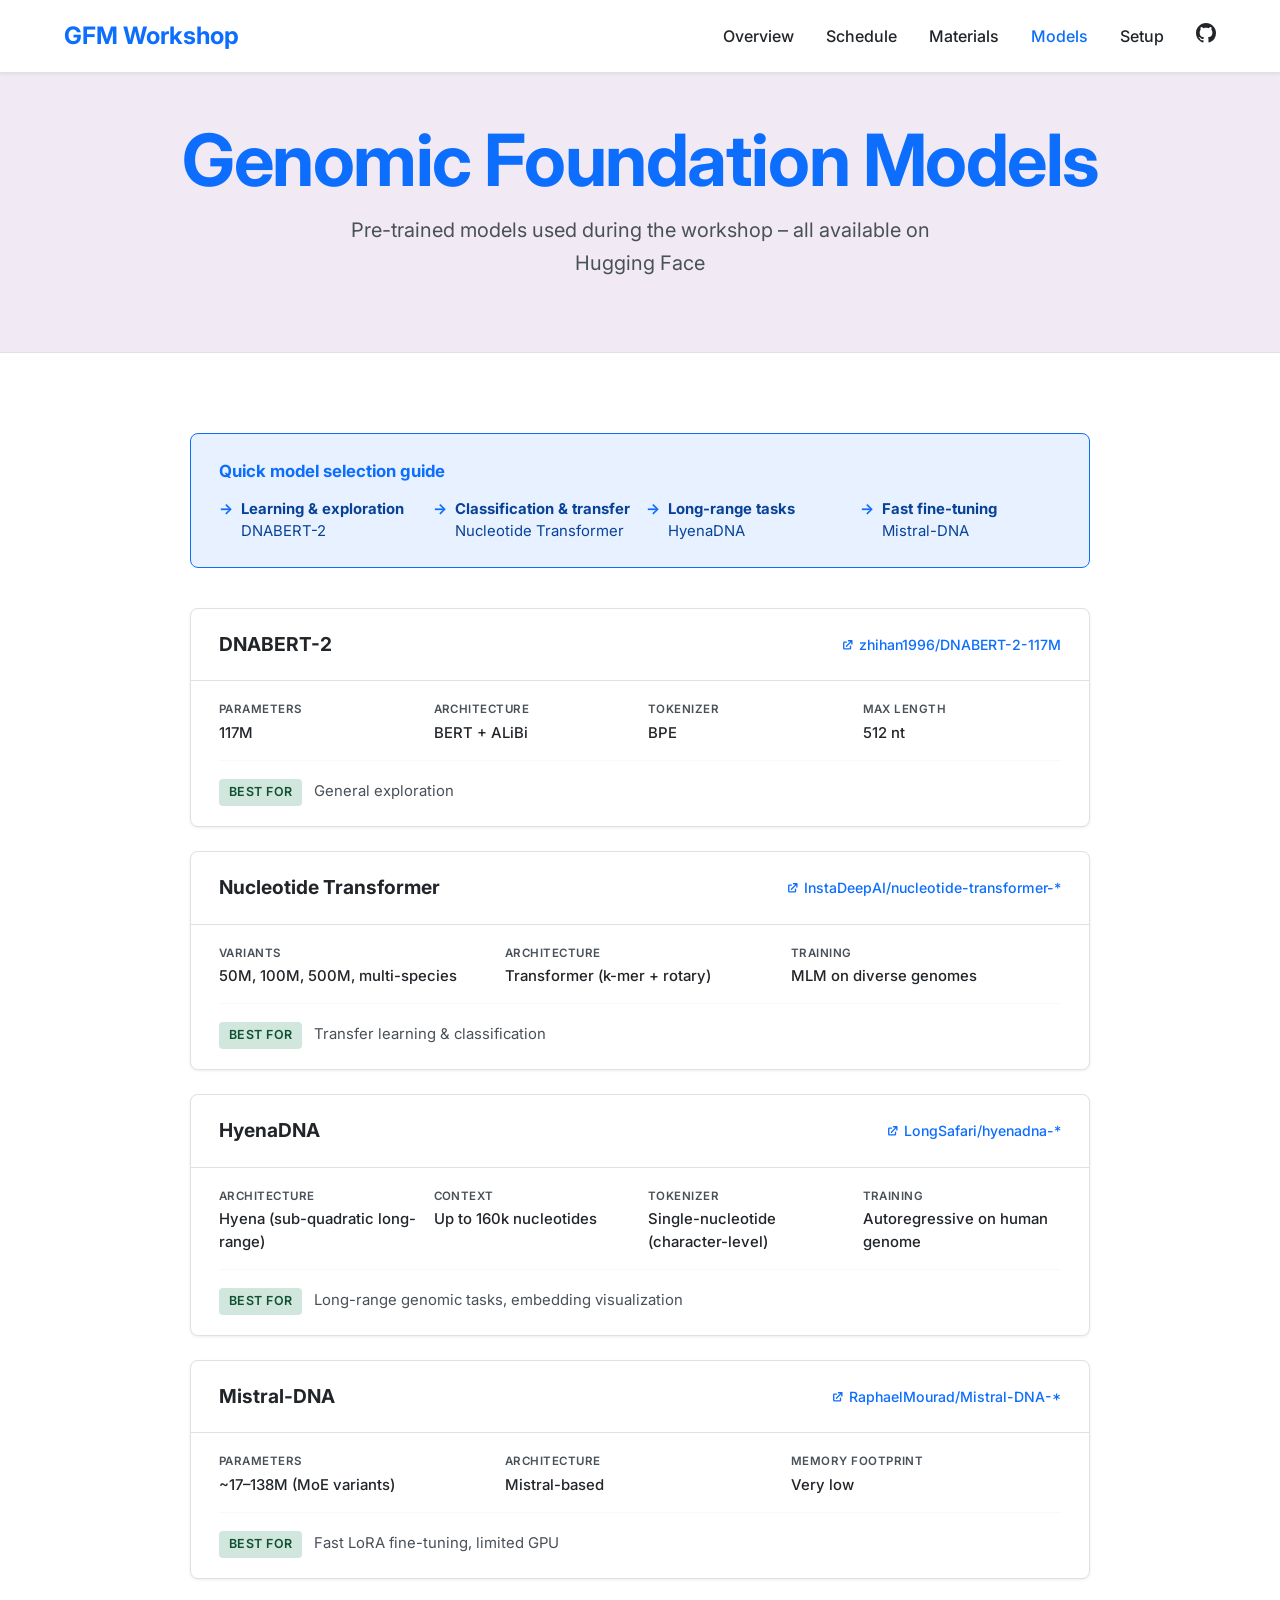
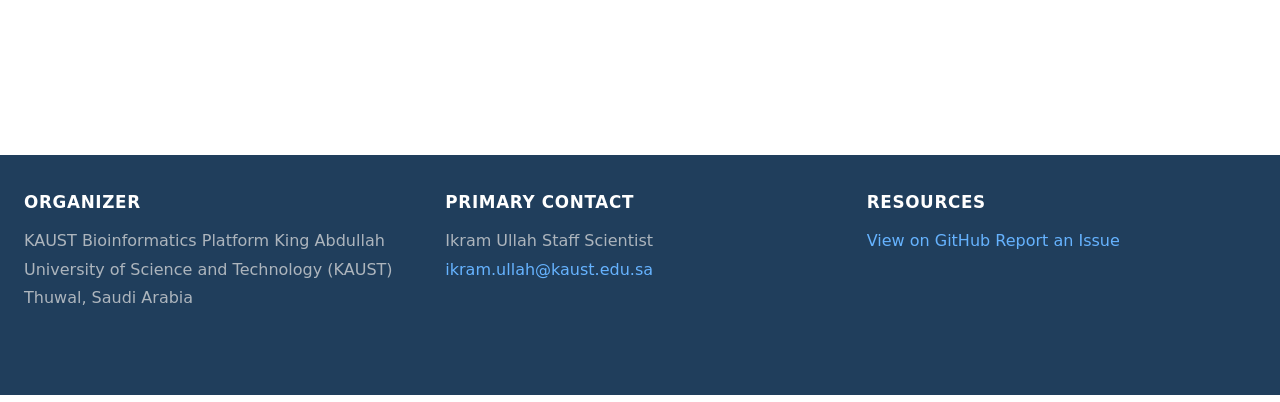
<file: docs/models.html>
<!DOCTYPE html>
<html lang="en">
<head>
  <meta charset="UTF-8" />
  <meta name="viewport" content="width=device-width, initial-scale=1.0"/>
  <title>Models – Genomic Foundation Models Workshop | KAUST</title>
  <meta name="description" content="Overview of DNABERT-2, Nucleotide Transformer variants, HyenaDNA, and Mistral-DNA models used in the workshop"/>
  <link rel="stylesheet" href="styles.css"/>
  <link rel="preconnect" href="https://fonts.googleapis.com">
  <link rel="preconnect" href="https://fonts.gstatic.com" crossorigin>
  <link href="https://fonts.googleapis.com/css2?family=Inter:wght@400;500;600;700&display=swap" rel="stylesheet">
  <style>
    /* ---- Models page styles ---- */

    .models-container {
      max-width: 900px;
      margin: 0 auto;
    }

    /* Selection guide callout */
    .callout {
      border-radius: var(--radius);
      padding: 1.5rem 1.75rem;
      margin-bottom: 2.5rem;
    }
    .callout-guide {
      background: #e7f1ff;
      border: 1px solid var(--color-primary);
    }
    .callout-guide h3 {
      color: var(--color-primary);
      font-size: 1.05rem;
      margin-bottom: 0.75rem;
    }
    .guide-grid {
      display: grid;
      grid-template-columns: repeat(auto-fit, minmax(200px, 1fr));
      gap: 0.75rem;
      margin-top: 0.5rem;
    }
    .guide-item {
      display: flex;
      align-items: flex-start;
      gap: 0.5rem;
      font-size: 0.93rem;
      line-height: 1.5;
      color: #084298;
    }
    .guide-arrow {
      flex-shrink: 0;
      color: var(--color-primary);
      font-weight: 700;
    }

    /* Model card */
    .model-card {
      background: white;
      border: 1px solid var(--color-border);
      border-radius: var(--radius);
      padding: 0;
      box-shadow: var(--shadow-sm);
      overflow: hidden;
      transition: all 0.2s;
    }
    .model-card:hover {
      box-shadow: var(--shadow-md);
      border-color: var(--color-primary);
    }

    .model-header {
      padding: 1.25rem 1.75rem;
      border-bottom: 1px solid var(--color-border);
      display: flex;
      align-items: center;
      justify-content: space-between;
      flex-wrap: wrap;
      gap: 0.5rem;
    }
    .model-header h3 {
      font-size: 1.2rem;
      color: var(--color-text);
      margin: 0;
    }
    .model-link {
      font-size: 0.88rem;
      font-weight: 500;
      color: var(--color-primary);
      text-decoration: none;
      display: inline-flex;
      align-items: center;
      gap: 0.3rem;
    }
    .model-link:hover {
      text-decoration: underline;
    }
    .model-link svg {
      width: 0.85rem;
      height: 0.85rem;
    }

    .model-body {
      padding: 1.25rem 1.75rem;
    }

    /* Spec grid inside model card */
    .spec-grid {
      display: grid;
      grid-template-columns: repeat(auto-fit, minmax(160px, 1fr));
      gap: 1rem;
    }
    .spec-item {
      font-size: 0.93rem;
      line-height: 1.5;
    }
    .spec-label {
      display: block;
      font-size: 0.72rem;
      font-weight: 600;
      text-transform: uppercase;
      letter-spacing: 0.04em;
      color: var(--color-text-light);
      margin-bottom: 0.2rem;
    }
    .spec-value {
      color: var(--color-text);
      font-weight: 500;
    }

    /* Best-for tag */
    .best-for {
      margin-top: 1rem;
      padding-top: 1rem;
      border-top: 1px solid var(--color-bg-light);
    }
    .best-for-tag {
      display: inline-block;
      font-size: 0.78rem;
      font-weight: 600;
      text-transform: uppercase;
      letter-spacing: 0.04em;
      padding: 0.2rem 0.6rem;
      border-radius: 4px;
      background: #d1e7dd;
      color: #0f5132;
      margin-right: 0.25rem;
    }
    .best-for-text {
      display: inline;
      font-size: 0.93rem;
      color: var(--color-text-light);
      margin-left: 0.25rem;
    }

    /* Model list spacing */
    .model-list {
      display: flex;
      flex-direction: column;
      gap: 1.5rem;
    }

    @media (max-width: 768px) {
      .spec-grid {
        grid-template-columns: 1fr 1fr;
      }
    }
  </style>
</head>
<body>

<a href="#main" class="skip-link">Skip to main content</a>

<nav>
  <div class="nav-container">
    <div class="logo">GFM Workshop</div>
    <ul>
      <li><a href="index.html">Overview</a></li>
      <li><a href="schedule.html">Schedule</a></li>
      <li><a href="materials.html">Materials</a></li>
      <li><a href="models.html" class="active">Models</a></li>
      <li><a href="setup.html">Setup</a></li>
      <li><a href="https://github.com/bioinfo-kaust/gfm-workshop" target="_blank" rel="noopener noreferrer" aria-label="View on GitHub" style="display:flex;align-items:center;color:var(--color-text);transition:color 0.15s;"><svg xmlns="http://www.w3.org/2000/svg" width="20" height="20" viewBox="0 0 24 24" fill="currentColor" aria-hidden="true"><path d="M12 0C5.37 0 0 5.37 0 12c0 5.31 3.435 9.795 8.205 11.385.6.105.825-.255.825-.57 0-.285-.015-1.23-.015-2.235-3.015.555-3.795-.735-4.035-1.41-.135-.345-.72-1.41-1.23-1.695-.42-.225-1.02-.78-.015-.795.945-.015 1.62.87 1.845 1.23 1.08 1.815 2.805 1.305 3.495.99.105-.78.42-1.305.765-1.605-2.67-.3-5.46-1.335-5.46-5.925 0-1.305.465-2.385 1.23-3.225-.12-.3-.54-1.53.12-3.18 0 0 1.005-.315 3.3 1.23.96-.27 1.98-.405 3-.405s2.04.135 3 .405c2.295-1.56 3.3-1.23 3.3-1.23.66 1.65.24 2.88.12 3.18.765.84 1.23 1.905 1.23 3.225 0 4.605-2.805 5.625-5.475 5.925.435.375.81 1.095.81 2.22 0 1.605-.015 2.895-.015 3.3 0 .315.225.69.825.57A12.02 12.02 0 0024 12c0-6.63-5.37-12-12-12z"/></svg></a></li>
    </ul>
  </div>
</nav>

<main id="main">

  <section class="hero">
    <div class="container">
      <h1>Genomic Foundation Models</h1>
      <p class="subtitle">Pre-trained models used during the workshop – all available on Hugging Face</p>
    </div>
  </section>

  <section>
    <div class="container">
      <div class="models-container">

        <!-- Quick selection guide -->
        <div class="callout callout-guide">
          <h3>Quick model selection guide</h3>
          <div class="guide-grid">
            <div class="guide-item">
              <span class="guide-arrow">&rarr;</span>
              <span><strong>Learning &amp; exploration</strong><br>DNABERT-2</span>
            </div>
            <div class="guide-item">
              <span class="guide-arrow">&rarr;</span>
              <span><strong>Classification &amp; transfer</strong><br>Nucleotide Transformer</span>
            </div>
            <div class="guide-item">
              <span class="guide-arrow">&rarr;</span>
              <span><strong>Long-range tasks</strong><br>HyenaDNA</span>
            </div>
            <div class="guide-item">
              <span class="guide-arrow">&rarr;</span>
              <span><strong>Fast fine-tuning</strong><br>Mistral-DNA</span>
            </div>
          </div>
        </div>

        <!-- Model cards -->
        <div class="model-list">

          <!-- DNABERT-2 -->
          <div class="model-card">
            <div class="model-header">
              <h3>DNABERT-2</h3>
              <a href="https://huggingface.co/zhihan1996/DNABERT-2-117M" target="_blank" class="model-link">
                <svg viewBox="0 0 20 20" fill="currentColor"><path d="M11 3a1 1 0 100 2h2.586l-6.293 6.293a1 1 0 101.414 1.414L15 6.414V9a1 1 0 102 0V4a1 1 0 00-1-1h-5z"/><path d="M5 5a2 2 0 00-2 2v8a2 2 0 002 2h8a2 2 0 002-2v-3a1 1 0 10-2 0v3H5V7h3a1 1 0 000-2H5z"/></svg>
                zhihan1996/DNABERT-2-117M
              </a>
            </div>
            <div class="model-body">
              <div class="spec-grid">
                <div class="spec-item">
                  <span class="spec-label">Parameters</span>
                  <span class="spec-value">117M</span>
                </div>
                <div class="spec-item">
                  <span class="spec-label">Architecture</span>
                  <span class="spec-value">BERT + ALiBi</span>
                </div>
                <div class="spec-item">
                  <span class="spec-label">Tokenizer</span>
                  <span class="spec-value">BPE</span>
                </div>
                <div class="spec-item">
                  <span class="spec-label">Max length</span>
                  <span class="spec-value">512 nt</span>
                </div>
              </div>
              <div class="best-for">
                <span class="best-for-tag">Best for</span>
                <span class="best-for-text">General exploration</span>
              </div>
            </div>
          </div>

          <!-- Nucleotide Transformer -->
          <div class="model-card">
            <div class="model-header">
              <h3>Nucleotide Transformer</h3>
              <a href="https://huggingface.co/InstaDeepAI/nucleotide-transformer-v2-500m-multi-species" target="_blank" class="model-link">
                <svg viewBox="0 0 20 20" fill="currentColor"><path d="M11 3a1 1 0 100 2h2.586l-6.293 6.293a1 1 0 101.414 1.414L15 6.414V9a1 1 0 102 0V4a1 1 0 00-1-1h-5z"/><path d="M5 5a2 2 0 00-2 2v8a2 2 0 002 2h8a2 2 0 002-2v-3a1 1 0 10-2 0v3H5V7h3a1 1 0 000-2H5z"/></svg>
                InstaDeepAI/nucleotide-transformer-*
              </a>
            </div>
            <div class="model-body">
              <div class="spec-grid">
                <div class="spec-item">
                  <span class="spec-label">Variants</span>
                  <span class="spec-value">50M, 100M, 500M, multi-species</span>
                </div>
                <div class="spec-item">
                  <span class="spec-label">Architecture</span>
                  <span class="spec-value">Transformer (k-mer + rotary)</span>
                </div>
                <div class="spec-item">
                  <span class="spec-label">Training</span>
                  <span class="spec-value">MLM on diverse genomes</span>
                </div>
              </div>
              <div class="best-for">
                <span class="best-for-tag">Best for</span>
                <span class="best-for-text">Transfer learning &amp; classification</span>
              </div>
            </div>
          </div>

          <!-- HyenaDNA -->
          <div class="model-card">
            <div class="model-header">
              <h3>HyenaDNA</h3>
              <a href="https://huggingface.co/collections/LongSafari/hyenadna-models" target="_blank" class="model-link">
                <svg viewBox="0 0 20 20" fill="currentColor"><path d="M11 3a1 1 0 100 2h2.586l-6.293 6.293a1 1 0 101.414 1.414L15 6.414V9a1 1 0 102 0V4a1 1 0 00-1-1h-5z"/><path d="M5 5a2 2 0 00-2 2v8a2 2 0 002 2h8a2 2 0 002-2v-3a1 1 0 10-2 0v3H5V7h3a1 1 0 000-2H5z"/></svg>
                LongSafari/hyenadna-*
              </a>
            </div>
            <div class="model-body">
              <div class="spec-grid">
                <div class="spec-item">
                  <span class="spec-label">Architecture</span>
                  <span class="spec-value">Hyena (sub-quadratic long-range)</span>
                </div>
                <div class="spec-item">
                  <span class="spec-label">Context</span>
                  <span class="spec-value">Up to 160k nucleotides</span>
                </div>
                <div class="spec-item">
                  <span class="spec-label">Tokenizer</span>
                  <span class="spec-value">Single-nucleotide (character-level)</span>
                </div>
                <div class="spec-item">
                  <span class="spec-label">Training</span>
                  <span class="spec-value">Autoregressive on human genome</span>
                </div>
              </div>
              <div class="best-for">
                <span class="best-for-tag">Best for</span>
                <span class="best-for-text">Long-range genomic tasks, embedding visualization</span>
              </div>
            </div>
          </div>

          <!-- Mistral-DNA -->
          <div class="model-card">
            <div class="model-header">
              <h3>Mistral-DNA</h3>
              <a href="https://huggingface.co/RaphaelMourad/Mistral-DNA-v1-17M-hg38" target="_blank" class="model-link">
                <svg viewBox="0 0 20 20" fill="currentColor"><path d="M11 3a1 1 0 100 2h2.586l-6.293 6.293a1 1 0 101.414 1.414L15 6.414V9a1 1 0 102 0V4a1 1 0 00-1-1h-5z"/><path d="M5 5a2 2 0 00-2 2v8a2 2 0 002 2h8a2 2 0 002-2v-3a1 1 0 10-2 0v3H5V7h3a1 1 0 000-2H5z"/></svg>
                RaphaelMourad/Mistral-DNA-*
              </a>
            </div>
            <div class="model-body">
              <div class="spec-grid">
                <div class="spec-item">
                  <span class="spec-label">Parameters</span>
                  <span class="spec-value">~17–138M (MoE variants)</span>
                </div>
                <div class="spec-item">
                  <span class="spec-label">Architecture</span>
                  <span class="spec-value">Mistral-based</span>
                </div>
                <div class="spec-item">
                  <span class="spec-label">Memory footprint</span>
                  <span class="spec-value">Very low</span>
                </div>
              </div>
              <div class="best-for">
                <span class="best-for-tag">Best for</span>
                <span class="best-for-text">Fast LoRA fine-tuning, limited GPU</span>
              </div>
            </div>
          </div>

        </div>

      </div>
    </div>
  </section>

</main>

<iframe src="footer.html" style="border: none; width: 100%; height: 240px; overflow: hidden; background: #0d1b2a; margin-top: 6rem;"></iframe>

</body>
</html>
</file>
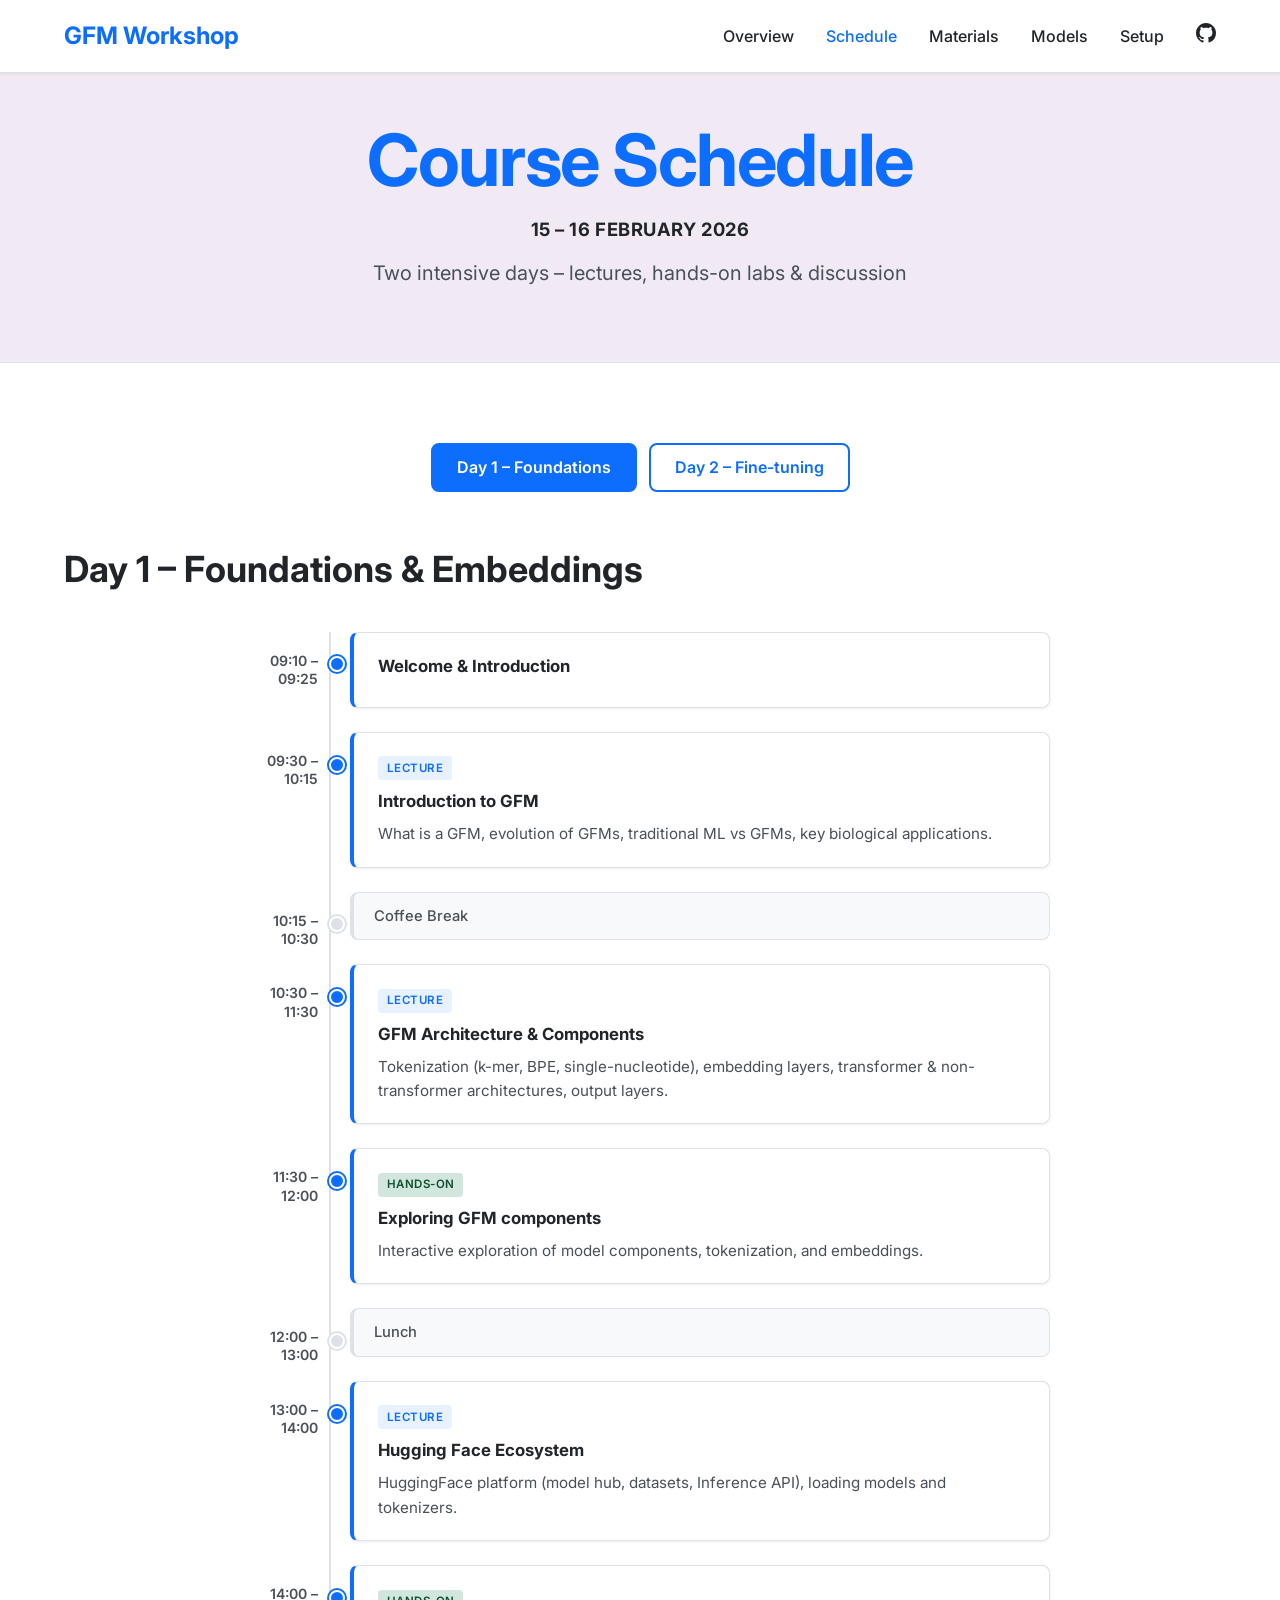
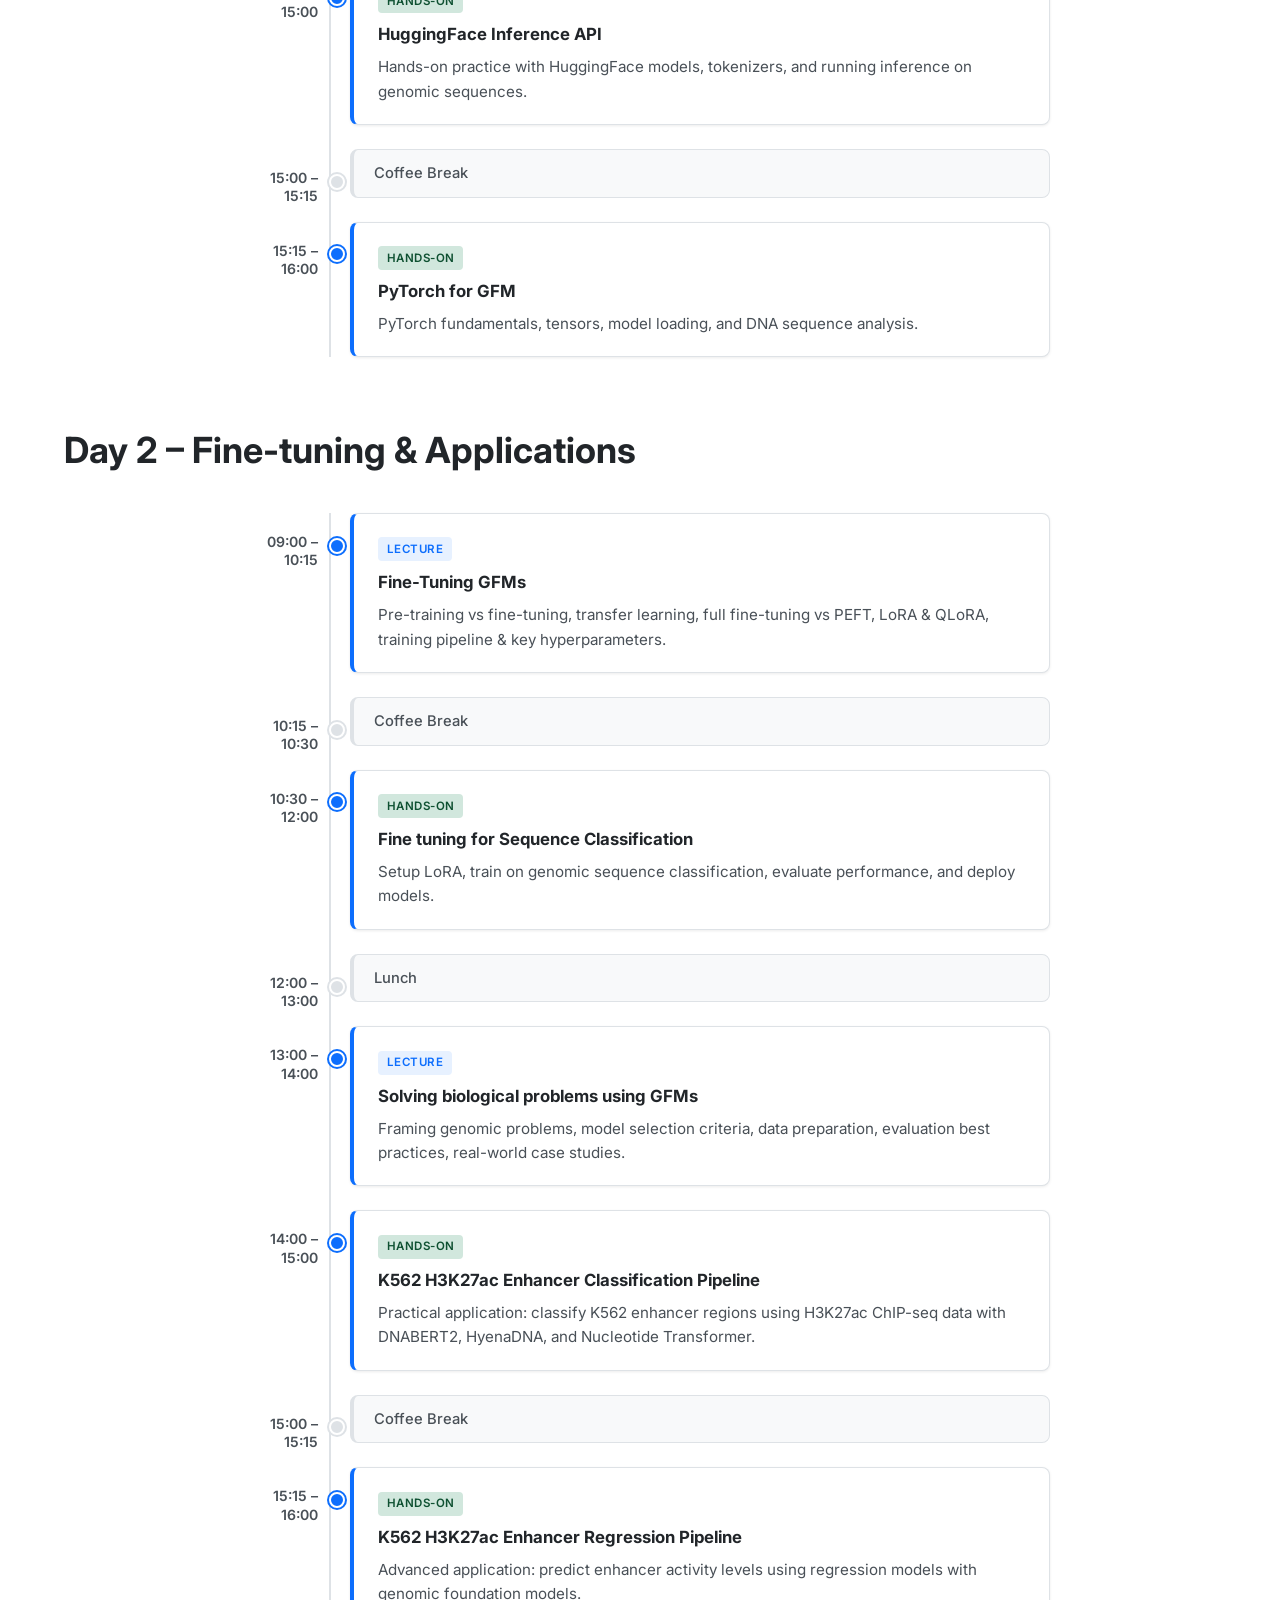
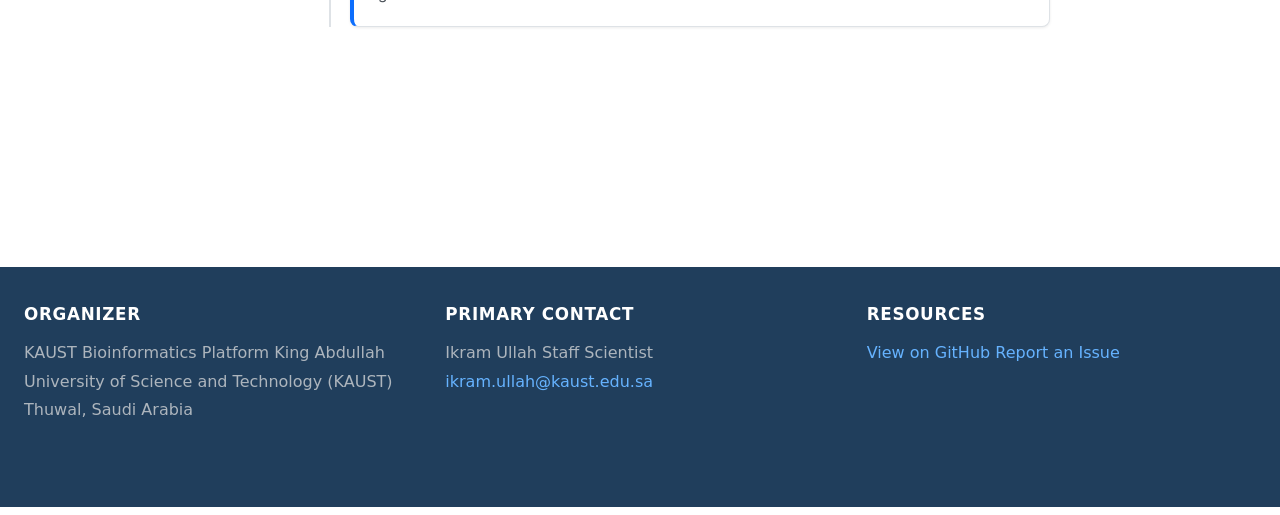
<file: docs/schedule.html>
<!DOCTYPE html>
<html lang="en">
<head>
  <meta charset="UTF-8" />
  <meta name="viewport" content="width=device-width, initial-scale=1.0"/>
  <title>Schedule – Genomic Foundation Models Workshop | KAUST</title>
  <meta name="description" content="Detailed 2-day schedule: lectures, hands-on labs, coffee & lunch breaks"/>
  <link rel="stylesheet" href="styles.css"/>
  <link rel="preconnect" href="https://fonts.googleapis.com">
  <link rel="preconnect" href="https://fonts.gstatic.com" crossorigin>
  <link href="https://fonts.googleapis.com/css2?family=Inter:wght@400;500;600;700&display=swap" rel="stylesheet">
  <style>
    /* ---- Schedule-specific styles ---- */

    .day-tabs {
      display: flex;
      gap: 0.75rem;
      justify-content: center;
      margin-bottom: 3rem;
    }
    .day-tab {
      display: inline-block;
      padding: 0.6rem 1.5rem;
      border-radius: var(--radius);
      font-weight: 600;
      text-decoration: none;
      border: 2px solid var(--color-primary);
      color: var(--color-primary);
      background: white;
      transition: all 0.2s;
    }
    .day-tab:hover,
    .day-tab.active {
      background: var(--color-primary);
      color: white;
    }

    .day-heading {
      text-align: left;
      margin-bottom: 2rem;
      scroll-margin-top: 5rem;
    }

    .timeline {
      max-width: 820px;
      margin: 0 auto 4rem;
      position: relative;
      padding-left: 7.5rem;
    }
    .timeline::before {
      content: '';
      position: absolute;
      left: 6.2rem;
      top: 0;
      bottom: 0;
      width: 2px;
      background: var(--color-border);
    }

    /* Session item */
    .session {
      position: relative;
      margin-bottom: 1.5rem;
    }

    /* Dot on the timeline */
    .session::before {
      content: '';
      position: absolute;
      left: -1.3rem;
      top: 1.55rem;
      width: 12px;
      height: 12px;
      border-radius: 50%;
      background: var(--color-primary);
      border: 2px solid white;
      box-shadow: 0 0 0 2px var(--color-primary);
      z-index: 1;
    }

    .session-time {
      position: absolute;
      left: -7.5rem;
      top: 1.25rem;
      width: 5.5rem;
      text-align: right;
      font-size: 0.88rem;
      font-weight: 600;
      color: var(--color-text-light);
      line-height: 1.3;
    }

    .session-card {
      background: white;
      border: 1px solid var(--color-border);
      border-left: 4px solid var(--color-primary);
      border-radius: var(--radius);
      padding: 1.25rem 1.5rem;
      box-shadow: var(--shadow-sm);
      transition: all 0.2s;
    }
    .session-card:hover {
      box-shadow: var(--shadow-md);
      transform: translateX(4px);
    }

    .session-card h3 {
      color: var(--color-text);
      font-size: 1.05rem;
      margin-bottom: 0.4rem;
    }
    .session-card p {
      color: var(--color-text-light);
      font-size: 0.95rem;
      line-height: 1.6;
    }

    /* Tag / badge for session type */
    .session-tag {
      display: inline-block;
      font-size: 0.72rem;
      font-weight: 600;
      text-transform: uppercase;
      letter-spacing: 0.04em;
      padding: 0.15rem 0.55rem;
      border-radius: 4px;
      margin-bottom: 0.5rem;
    }
    .tag-lecture  { background: #e7f1ff; color: #0d6efd; }
    .tag-lab     { background: #d1e7dd; color: #0f5132; }
    .tag-discuss { background: #fff3cd; color: #664d03; }

    /* Break items – compact, no card */
    .session.break::before {
      background: var(--color-border);
      box-shadow: 0 0 0 2px var(--color-border);
    }
    .session.break .session-card {
      background: var(--color-bg-light);
      border-left-color: var(--color-border);
      padding: 0.7rem 1.25rem;
      box-shadow: none;
    }
    .session.break .session-card:hover {
      box-shadow: none;
      transform: none;
    }
    .session.break .session-card h3 {
      color: var(--color-text-light);
      font-size: 0.92rem;
      font-weight: 500;
      margin-bottom: 0;
    }

    /* Day separator */
    .day-section {
      margin-bottom: 2rem;
    }

    @media (max-width: 768px) {
      .timeline {
        padding-left: 0;
      }
      .timeline::before {
        display: none;
      }
      .session::before {
        display: none;
      }
      .session-time {
        position: static;
        width: auto;
        text-align: left;
        margin-bottom: 0.3rem;
      }
    }
  </style>
</head>
<body>

<a href="#main" class="skip-link">Skip to main content</a>

<nav>
  <div class="nav-container">
    <div class="logo">GFM Workshop</div>
    <ul>
      <li><a href="index.html">Overview</a></li>
      <li><a href="schedule2.html" class="active">Schedule</a></li>
      <li><a href="materials.html">Materials</a></li>
      <li><a href="models.html">Models</a></li>
      <li><a href="setup.html">Setup</a></li>
      <li><a href="https://github.com/bioinfo-kaust/gfm-workshop" target="_blank" rel="noopener noreferrer" aria-label="View on GitHub" style="display:flex;align-items:center;color:var(--color-text);transition:color 0.15s;"><svg xmlns="http://www.w3.org/2000/svg" width="20" height="20" viewBox="0 0 24 24" fill="currentColor" aria-hidden="true"><path d="M12 0C5.37 0 0 5.37 0 12c0 5.31 3.435 9.795 8.205 11.385.6.105.825-.255.825-.57 0-.285-.015-1.23-.015-2.235-3.015.555-3.795-.735-4.035-1.41-.135-.345-.72-1.41-1.23-1.695-.42-.225-1.02-.78-.015-.795.945-.015 1.62.87 1.845 1.23 1.08 1.815 2.805 1.305 3.495.99.105-.78.42-1.305.765-1.605-2.67-.3-5.46-1.335-5.46-5.925 0-1.305.465-2.385 1.23-3.225-.12-.3-.54-1.53.12-3.18 0 0 1.005-.315 3.3 1.23.96-.27 1.98-.405 3-.405s2.04.135 3 .405c2.295-1.56 3.3-1.23 3.3-1.23.66 1.65.24 2.88.12 3.18.765.84 1.23 1.905 1.23 3.225 0 4.605-2.805 5.625-5.475 5.925.435.375.81 1.095.81 2.22 0 1.605-.015 2.895-.015 3.3 0 .315.225.69.825.57A12.02 12.02 0 0024 12c0-6.63-5.37-12-12-12z"/></svg></a></li>
    </ul>
  </div>
</nav>

<main id="main">

  <section class="hero">
    <div class="container">
      <h1>Course Schedule</h1>
      <p class="date-line">15 – 16 February 2026</p>
      <p class="subtitle">Two intensive days – lectures, hands-on labs & discussion</p>
    </div>
  </section>

  <section>
    <div class="container">

      <div class="day-tabs">
        <a href="#day1" class="day-tab active">Day 1 – Foundations</a>
        <a href="#day2" class="day-tab">Day 2 – Fine-tuning</a>
      </div>

      <!-- ====== DAY 1 ====== -->
      <div class="day-section" id="day1">
        <h2 class="day-heading">Day 1 – Foundations & Embeddings</h2>

        <div class="timeline">

          <div class="session">
            <div class="session-time">09:10 –<br>09:25</div>
            <div class="session-card">
              <h3>Welcome &amp; Introduction</h3>
            </div>
          </div>

          <div class="session">
            <div class="session-time">09:30 –<br>10:15</div>
            <div class="session-card">
              <span class="session-tag tag-lecture">Lecture</span>
              <h3>Introduction to GFM</h3>
              <p>What is a GFM, evolution of GFMs, traditional ML vs GFMs, key biological applications.</p>
            </div>
          </div>

          <div class="session break">
            <div class="session-time">10:15 –<br>10:30</div>
            <div class="session-card">
              <h3>Coffee Break</h3>
            </div>
          </div>

          <div class="session">
            <div class="session-time">10:30 –<br>11:30</div>
            <div class="session-card">
              <span class="session-tag tag-lecture">Lecture</span>
              <h3>GFM Architecture &amp; Components</h3>
              <p>Tokenization (k-mer, BPE, single-nucleotide), embedding layers, transformer &amp; non-transformer architectures, output layers.</p>
            </div>
          </div>

          <div class="session">
            <div class="session-time">11:30 –<br>12:00</div>
            <div class="session-card">
              <span class="session-tag tag-lab">Hands-on</span>
              <h3>Exploring GFM components</h3>
              <p>Interactive exploration of model components, tokenization, and embeddings.</p>
            </div>
          </div>

          <div class="session break">
            <div class="session-time">12:00 –<br>13:00</div>
            <div class="session-card">
              <h3>Lunch</h3>
            </div>
          </div>

          <div class="session">
            <div class="session-time">13:00 –<br>14:00</div>
            <div class="session-card">
              <span class="session-tag tag-lecture">Lecture</span>
              <h3>Hugging Face Ecosystem</h3>
              <p>HuggingFace platform (model hub, datasets, Inference API), loading models and tokenizers.</p>
            </div>
          </div>

          <div class="session">
            <div class="session-time">14:00 –<br>15:00</div>
            <div class="session-card">
              <span class="session-tag tag-lab">Hands-on</span>
              <h3>HuggingFace Inference API</h3>
              <p>Hands-on practice with HuggingFace models, tokenizers, and running inference on genomic sequences.</p>
            </div>
          </div>

          <div class="session break">
            <div class="session-time">15:00 –<br>15:15</div>
            <div class="session-card">
              <h3>Coffee Break</h3>
            </div>
          </div>

          <div class="session">
            <div class="session-time">15:15 –<br>16:00</div>
            <div class="session-card">
              <span class="session-tag tag-lab">Hands-on</span>
              <h3>PyTorch for GFM</h3>
              <p>PyTorch fundamentals, tensors, model loading, and DNA sequence analysis.</p>
            </div>
          </div>

        </div>
      </div>

      <!-- ====== DAY 2 ====== -->
      <div class="day-section" id="day2">
        <h2 class="day-heading">Day 2 – Fine-tuning & Applications</h2>

        <div class="timeline">

          <div class="session">
            <div class="session-time">09:00 –<br>10:15</div>
            <div class="session-card">
              <span class="session-tag tag-lecture">Lecture</span>
              <h3>Fine-Tuning GFMs</h3>
              <p>Pre-training vs fine-tuning, transfer learning, full fine-tuning vs PEFT, LoRA &amp; QLoRA, training pipeline &amp; key hyperparameters.</p>
            </div>
          </div>

          <div class="session break">
            <div class="session-time">10:15 –<br>10:30</div>
            <div class="session-card">
              <h3>Coffee Break</h3>
            </div>
          </div>

          <div class="session">
            <div class="session-time">10:30 –<br>12:00</div>
            <div class="session-card">
              <span class="session-tag tag-lab">Hands-on</span>
              <h3>Fine tuning for Sequence Classification</h3>
              <p>Setup LoRA, train on genomic sequence classification, evaluate performance, and deploy models.</p>
            </div>
          </div>

          <div class="session break">
            <div class="session-time">12:00 –<br>13:00</div>
            <div class="session-card">
              <h3>Lunch</h3>
            </div>
          </div>

          <div class="session">
            <div class="session-time">13:00 –<br>14:00</div>
            <div class="session-card">
              <span class="session-tag tag-lecture">Lecture</span>
              <h3>Solving biological problems using GFMs</h3>
              <p>Framing genomic problems, model selection criteria, data preparation, evaluation best practices, real-world case studies.</p>
            </div>
          </div>

          <div class="session">
            <div class="session-time">14:00 –<br>15:00</div>
            <div class="session-card">
              <span class="session-tag tag-lab">Hands-on</span>
              <h3>K562 H3K27ac Enhancer Classification Pipeline</h3>
              <p>Practical application: classify K562 enhancer regions using H3K27ac ChIP-seq data with DNABERT2, HyenaDNA, and Nucleotide Transformer.</p>
            </div>
          </div>

          <div class="session break">
            <div class="session-time">15:00 –<br>15:15</div>
            <div class="session-card">
              <h3>Coffee Break</h3>
            </div>
          </div>

          <div class="session">
            <div class="session-time">15:15 –<br>16:00</div>
            <div class="session-card">
              <span class="session-tag tag-lab">Hands-on</span>
              <h3>K562 H3K27ac Enhancer Regression Pipeline</h3>
              <p>Advanced application: predict enhancer activity levels using regression models with genomic foundation models.</p>
            </div>
          </div>

        </div>
      </div>

    </div>
  </section>

</main>

<iframe src="footer.html" style="border: none; width: 100%; height: 240px; overflow: hidden; background: #0d1b2a; margin-top: 6rem;"></iframe>

</body>
</html>
</file>
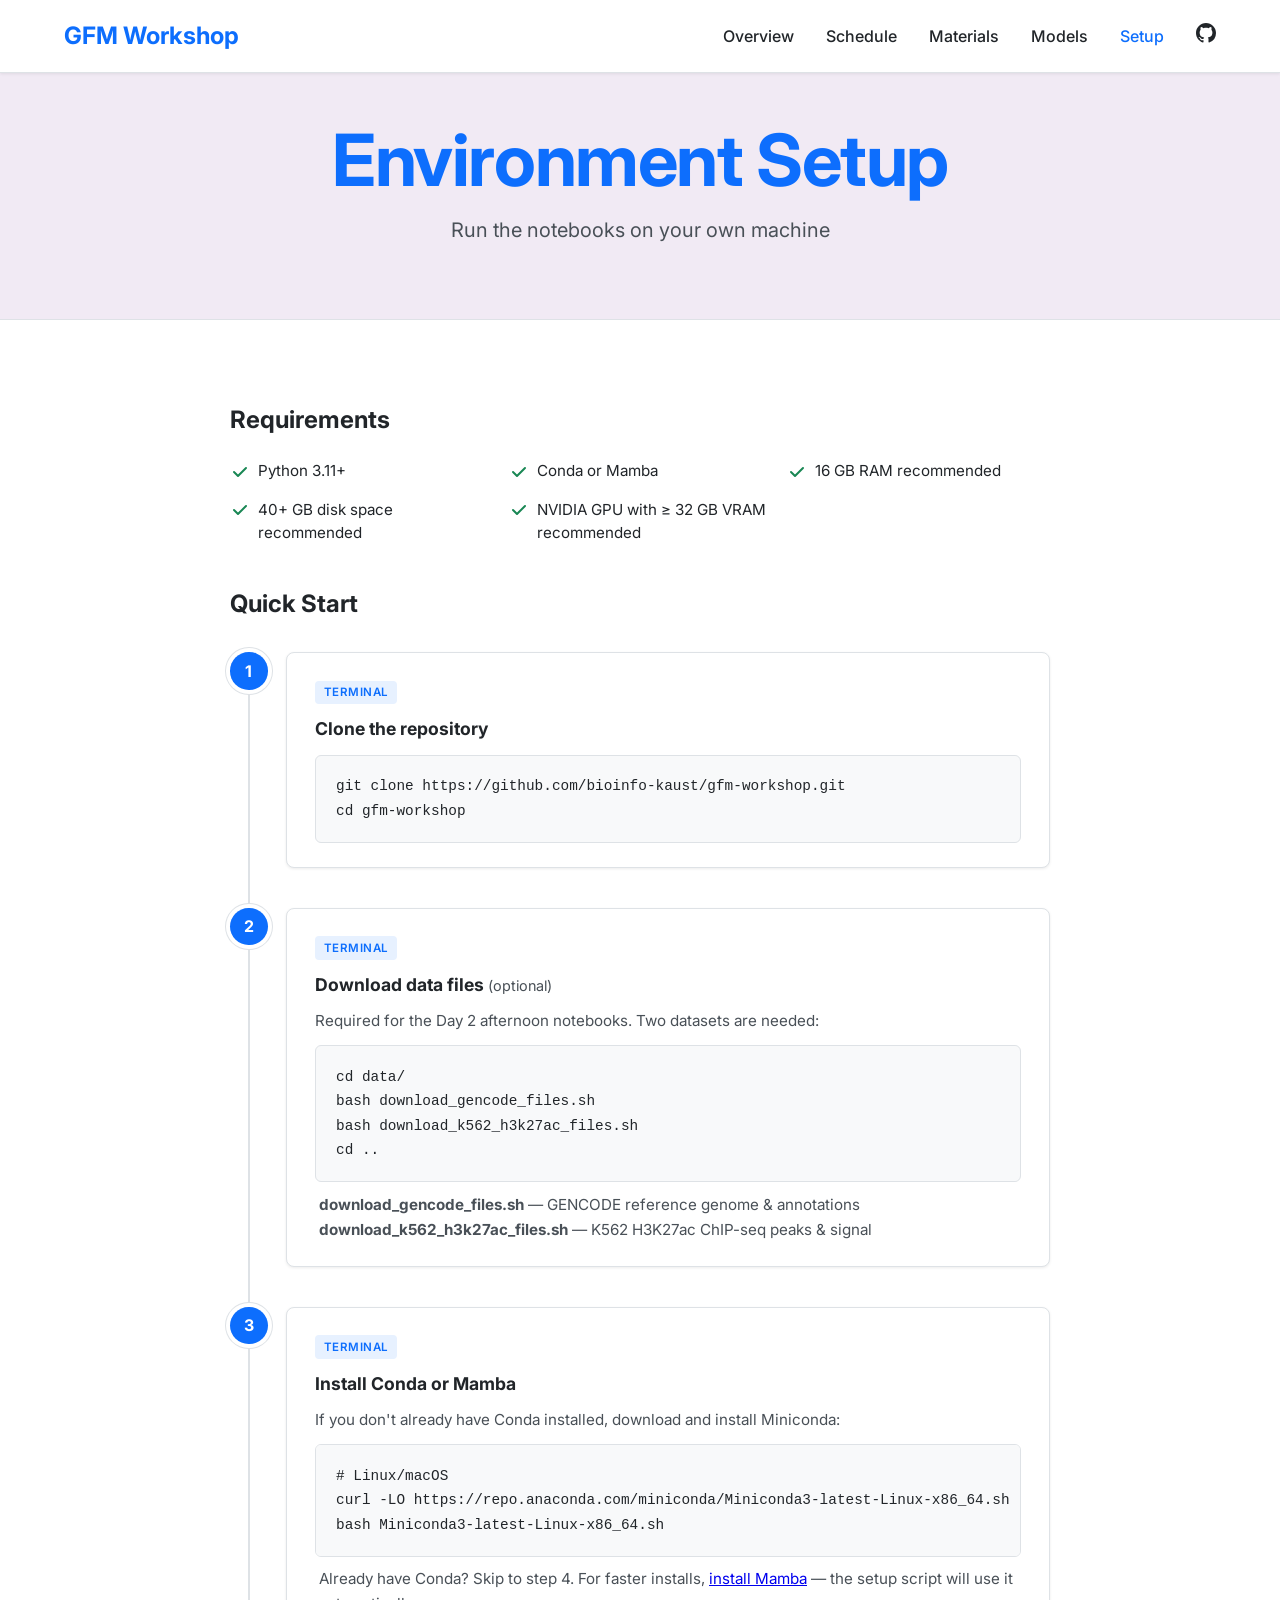
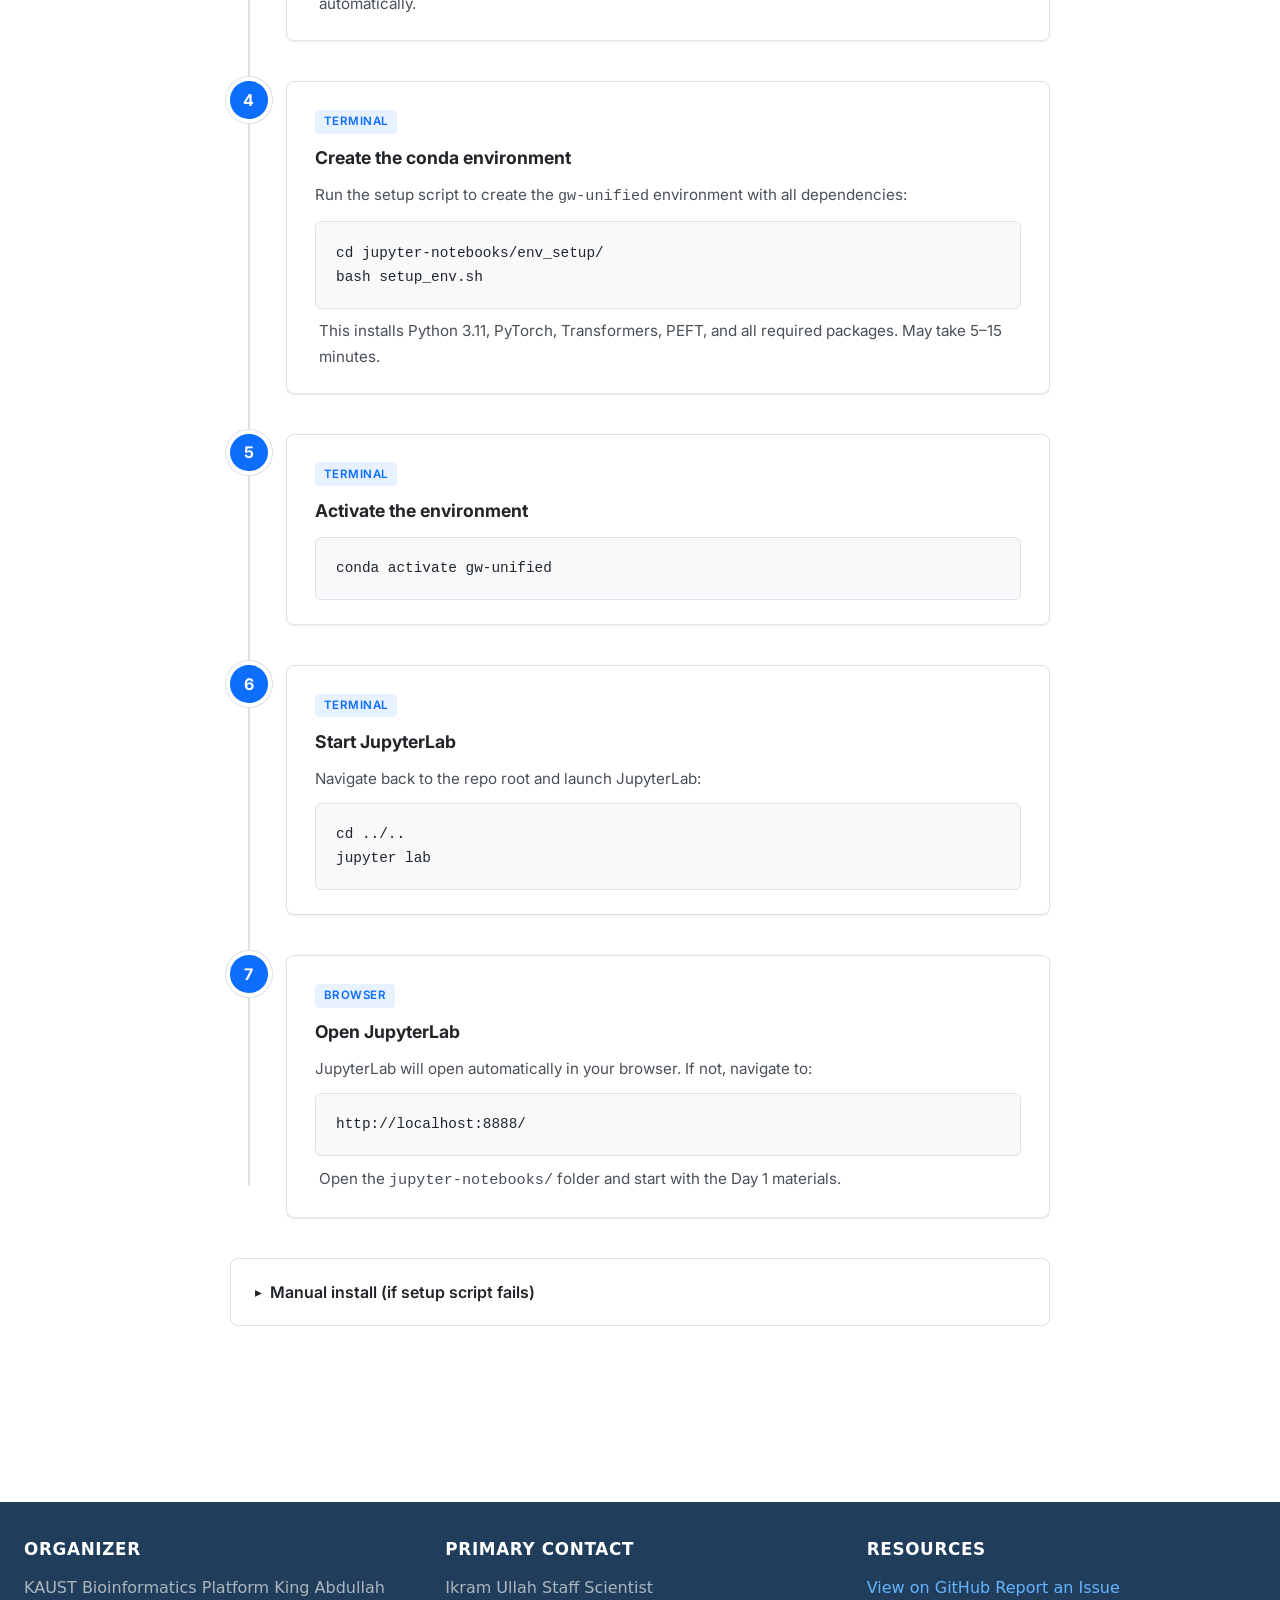
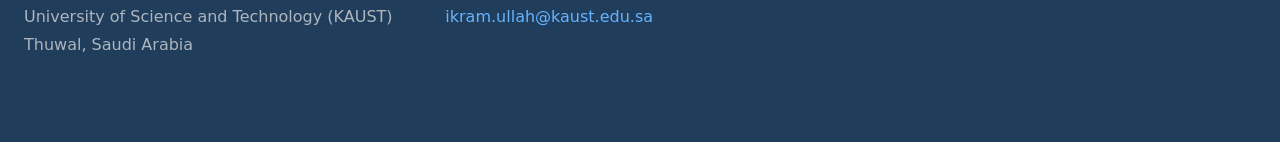
<file: docs/setup.html>
<!DOCTYPE html>
<html lang="en">
<head>
  <meta charset="UTF-8" />
  <meta name="viewport" content="width=device-width, initial-scale=1.0"/>
  <title>Setup – Genomic Foundation Models Workshop | KAUST</title>
  <meta name="description" content="Environment setup instructions – Conda, PyTorch, Transformers, PEFT"/>
  <link rel="stylesheet" href="styles.css"/>
  <link rel="preconnect" href="https://fonts.googleapis.com">
  <link rel="preconnect" href="https://fonts.gstatic.com" crossorigin>
  <link href="https://fonts.googleapis.com/css2?family=Inter:wght@400;500;600;700&display=swap" rel="stylesheet">
  <style>
    /* ---- Setup page styles ---- */

    .setup-container {
      max-width: 820px;
      margin: 0 auto;
    }

    /* Callout banner */
    .callout {
      border-radius: var(--radius);
      padding: 1.5rem 1.75rem;
      margin-bottom: 2.5rem;
    }
    .callout-gpu {
      background: #d4edda;
      border: 1px solid #198754;
      color: #0f5132;
    }
    .callout-gpu h3 {
      color: #198754;
      margin-bottom: 0.6rem;
      font-size: 1.1rem;
    }
    .callout-gpu pre {
      background: #c3e6cb;
      color: #0f5132;
    }

    /* Stepped vertical timeline */
    .steps {
      position: relative;
      padding-left: 3.5rem;
    }
    .steps::before {
      content: '';
      position: absolute;
      left: 1.15rem;
      top: 2rem;
      bottom: 2rem;
      width: 2px;
      background: var(--color-border);
    }

    .step {
      position: relative;
      margin-bottom: 2.5rem;
    }
    .step:last-child {
      margin-bottom: 0;
    }

    .step-number {
      position: absolute;
      left: -3.5rem;
      top: 0;
      width: 2.35rem;
      height: 2.35rem;
      border-radius: 50%;
      background: var(--color-primary);
      color: white;
      font-weight: 700;
      font-size: 1rem;
      display: flex;
      align-items: center;
      justify-content: center;
      box-shadow: 0 0 0 4px white, 0 0 0 5px var(--color-border);
      z-index: 1;
    }

    .step-content {
      background: white;
      border: 1px solid var(--color-border);
      border-radius: var(--radius);
      padding: 1.5rem 1.75rem;
      box-shadow: var(--shadow-sm);
    }

    .step-content h3 {
      color: var(--color-text);
      font-size: 1.1rem;
      margin-bottom: 0.6rem;
    }
    .step-content p {
      color: var(--color-text-light);
      font-size: 0.95rem;
      line-height: 1.65;
    }

    .code-block {
      background: var(--color-bg-light);
      border: 1px solid var(--color-border);
      padding: 1.15rem 1.25rem;
      border-radius: 6px;
      font-size: 0.9rem;
      overflow-x: auto;
      margin: 0.75rem 0 0;
      line-height: 1.7;
    }

    .code-label {
      display: inline-block;
      font-size: 0.72rem;
      font-weight: 600;
      text-transform: uppercase;
      letter-spacing: 0.04em;
      padding: 0.15rem 0.55rem;
      border-radius: 4px;
      background: #e7f1ff;
      color: var(--color-primary);
      margin-bottom: 0.6rem;
    }

    .hint {
      font-size: 0.9rem;
      color: var(--color-text-light);
      margin-top: 0.6rem;
      padding-left: 0.25rem;
    }

    /* Requirements grid */
    .req-grid {
      display: grid;
      grid-template-columns: repeat(auto-fit, minmax(200px, 1fr));
      gap: 1rem;
      margin-top: 0.75rem;
    }
    .req-item {
      display: flex;
      align-items: flex-start;
      gap: 0.5rem;
      font-size: 0.95rem;
      color: var(--color-text);
      line-height: 1.5;
    }
    .req-icon {
      flex-shrink: 0;
      width: 1.25rem;
      height: 1.25rem;
      margin-top: 0.1rem;
      color: var(--color-accent);
    }

    /* Manual install collapsible */
    .manual-install {
      margin-top: 2.5rem;
      border: 1px solid var(--color-border);
      border-radius: var(--radius);
      background: white;
    }
    .manual-install summary {
      padding: 1.25rem 1.5rem;
      cursor: pointer;
      font-weight: 600;
      font-size: 1rem;
      color: var(--color-text);
      list-style: none;
      display: flex;
      align-items: center;
      gap: 0.5rem;
    }
    .manual-install summary::-webkit-details-marker {
      display: none;
    }
    .manual-install summary::before {
      content: '▸';
      font-size: 0.85rem;
      transition: transform 0.2s;
    }
    .manual-install[open] summary::before {
      transform: rotate(90deg);
    }
    .manual-install .details-body {
      padding: 0 1.5rem 1.5rem;
    }

    @media (max-width: 768px) {
      .steps {
        padding-left: 2.75rem;
      }
      .step-number {
        left: -2.75rem;
        width: 2rem;
        height: 2rem;
        font-size: 0.85rem;
      }
      .steps::before {
        left: 0.9rem;
      }
      .req-grid {
        grid-template-columns: 1fr;
      }
    }

    /* Copyable code block wrapper */
    .code-copyable {
      position: relative;
    }
    .code-copyable .code-block {
      padding-right: 3.5rem;
    }
    .copy-btn {
      position: absolute;
      top: 0.5rem;
      right: 0.5rem;
      background: var(--color-primary);
      color: white;
      border: none;
      border-radius: 4px;
      padding: 0.25rem 0.5rem;
      font-size: 0.72rem;
      font-weight: 600;
      cursor: pointer;
      display: flex;
      align-items: center;
      gap: 0.25rem;
      transition: background 0.2s;
      opacity: 0;
    }
    .code-copyable:hover .copy-btn {
      opacity: 1;
    }
    .copy-btn:hover {
      background: var(--color-primary-d);
    }
    .copy-btn svg {
      width: 12px;
      height: 12px;
    }

    /* GPU callout copy button overrides */
    .callout-gpu .code-copyable .copy-btn {
      background: #198754;
    }
    .callout-gpu .code-copyable .copy-btn:hover {
      background: #157347;
    }
  </style>
</head>
<body>

<a href="#main" class="skip-link">Skip to main content</a>

<nav>
  <div class="nav-container">
    <div class="logo">GFM Workshop</div>
    <ul>
      <li><a href="index.html">Overview</a></li>
      <li><a href="schedule.html">Schedule</a></li>
      <li><a href="materials.html">Materials</a></li>
      <li><a href="models.html">Models</a></li>
      <li><a href="setup.html" class="active">Setup</a></li>
      <li><a href="https://github.com/bioinfo-kaust/gfm-workshop" target="_blank" rel="noopener noreferrer" aria-label="View on GitHub" style="display:flex;align-items:center;color:var(--color-text);transition:color 0.15s;"><svg xmlns="http://www.w3.org/2000/svg" width="20" height="20" viewBox="0 0 24 24" fill="currentColor" aria-hidden="true"><path d="M12 0C5.37 0 0 5.37 0 12c0 5.31 3.435 9.795 8.205 11.385.6.105.825-.255.825-.57 0-.285-.015-1.23-.015-2.235-3.015.555-3.795-.735-4.035-1.41-.135-.345-.72-1.41-1.23-1.695-.42-.225-1.02-.78-.015-.795.945-.015 1.62.87 1.845 1.23 1.08 1.815 2.805 1.305 3.495.99.105-.78.42-1.305.765-1.605-2.67-.3-5.46-1.335-5.46-5.925 0-1.305.465-2.385 1.23-3.225-.12-.3-.54-1.53.12-3.18 0 0 1.005-.315 3.3 1.23.96-.27 1.98-.405 3-.405s2.04.135 3 .405c2.295-1.56 3.3-1.23 3.3-1.23.66 1.65.24 2.88.12 3.18.765.84 1.23 1.905 1.23 3.225 0 4.605-2.805 5.625-5.475 5.925.435.375.81 1.095.81 2.22 0 1.605-.015 2.895-.015 3.3 0 .315.225.69.825.57A12.02 12.02 0 0024 12c0-6.63-5.37-12-12-12z"/></svg></a></li>
    </ul>
  </div>
</nav>

<main id="main">

  <section class="hero">
    <div class="container">
      <h1>Environment Setup</h1>
      <p class="subtitle">Run the notebooks on your own machine</p>
    </div>
  </section>

  <section>
    <div class="container">
      <div class="setup-container">

        <!-- Requirements -->
        <h2 style="text-align:left; font-size:1.5rem; margin-bottom:1.25rem;">Requirements</h2>
        <div class="req-grid" style="margin-bottom:2.5rem;">
          <div class="req-item">
            <svg class="req-icon" viewBox="0 0 20 20" fill="currentColor"><path fill-rule="evenodd" d="M16.707 5.293a1 1 0 010 1.414l-8 8a1 1 0 01-1.414 0l-4-4a1 1 0 011.414-1.414L8 12.586l7.293-7.293a1 1 0 011.414 0z" clip-rule="evenodd"/></svg>
            Python 3.11+
          </div>
          <div class="req-item">
            <svg class="req-icon" viewBox="0 0 20 20" fill="currentColor"><path fill-rule="evenodd" d="M16.707 5.293a1 1 0 010 1.414l-8 8a1 1 0 01-1.414 0l-4-4a1 1 0 011.414-1.414L8 12.586l7.293-7.293a1 1 0 011.414 0z" clip-rule="evenodd"/></svg>
            Conda or Mamba
          </div>
          <div class="req-item">
            <svg class="req-icon" viewBox="0 0 20 20" fill="currentColor"><path fill-rule="evenodd" d="M16.707 5.293a1 1 0 010 1.414l-8 8a1 1 0 01-1.414 0l-4-4a1 1 0 011.414-1.414L8 12.586l7.293-7.293a1 1 0 011.414 0z" clip-rule="evenodd"/></svg>
            16 GB RAM recommended
          </div>
          <div class="req-item">
            <svg class="req-icon" viewBox="0 0 20 20" fill="currentColor"><path fill-rule="evenodd" d="M16.707 5.293a1 1 0 010 1.414l-8 8a1 1 0 01-1.414 0l-4-4a1 1 0 011.414-1.414L8 12.586l7.293-7.293a1 1 0 011.414 0z" clip-rule="evenodd"/></svg>
            40+ GB disk space recommended
          </div>
          <div class="req-item">
            <svg class="req-icon" viewBox="0 0 20 20" fill="currentColor"><path fill-rule="evenodd" d="M16.707 5.293a1 1 0 010 1.414l-8 8a1 1 0 01-1.414 0l-4-4a1 1 0 011.414-1.414L8 12.586l7.293-7.293a1 1 0 011.414 0z" clip-rule="evenodd"/></svg>
            NVIDIA GPU with ≥ 32 GB VRAM recommended
          </div>
        </div>

        <!-- Steps -->
        <h2 style="text-align:left; font-size:1.5rem; margin-bottom:1.75rem;">Quick Start</h2>

        <div class="steps">

          <div class="step">
            <div class="step-number">1</div>
            <div class="step-content">
              <span class="code-label">Terminal</span>
              <h3>Clone the repository</h3>
              <div class="code-copyable">
                <pre class="code-block">git clone https://github.com/bioinfo-kaust/gfm-workshop.git
cd gfm-workshop</pre>
                <button class="copy-btn" aria-label="Copy to clipboard"><svg viewBox="0 0 20 20" fill="currentColor"><path d="M8 3a1 1 0 011-1h2a1 1 0 110 2H9a1 1 0 01-1-1z"/><path d="M6 3a2 2 0 00-2 2v11a2 2 0 002 2h8a2 2 0 002-2V5a2 2 0 00-2-2 3 3 0 01-3 3H9a3 3 0 01-3-3z"/></svg> Copy</button>
              </div>
            </div>
          </div>

          <div class="step">
            <div class="step-number">2</div>
            <div class="step-content">
              <span class="code-label">Terminal</span>
              <h3>Download data files <span style="font-weight:400; color:var(--color-text-light); font-size:0.9rem;">(optional)</span></h3>
              <p>Required for the Day 2 afternoon notebooks. Two datasets are needed:</p>
              <div class="code-copyable">
                <pre class="code-block">cd data/
bash download_gencode_files.sh
bash download_k562_h3k27ac_files.sh
cd ..</pre>
                <button class="copy-btn" aria-label="Copy to clipboard"><svg viewBox="0 0 20 20" fill="currentColor"><path d="M8 3a1 1 0 011-1h2a1 1 0 110 2H9a1 1 0 01-1-1z"/><path d="M6 3a2 2 0 00-2 2v11a2 2 0 002 2h8a2 2 0 002-2V5a2 2 0 00-2-2 3 3 0 01-3 3H9a3 3 0 01-3-3z"/></svg> Copy</button>
              </div>
              <p class="hint"><strong>download_gencode_files.sh</strong> — GENCODE reference genome &amp; annotations<br><strong>download_k562_h3k27ac_files.sh</strong> — K562 H3K27ac ChIP-seq peaks &amp; signal</p>
            </div>
          </div>

          <div class="step">
            <div class="step-number">3</div>
            <div class="step-content">
              <span class="code-label">Terminal</span>
              <h3>Install Conda or Mamba</h3>
              <p>If you don't already have Conda installed, download and install Miniconda:</p>
              <div class="code-copyable">
                <pre class="code-block"># Linux/macOS
curl -LO https://repo.anaconda.com/miniconda/Miniconda3-latest-Linux-x86_64.sh
bash Miniconda3-latest-Linux-x86_64.sh</pre>
                <button class="copy-btn" aria-label="Copy to clipboard"><svg viewBox="0 0 20 20" fill="currentColor"><path d="M8 3a1 1 0 011-1h2a1 1 0 110 2H9a1 1 0 01-1-1z"/><path d="M6 3a2 2 0 00-2 2v11a2 2 0 002 2h8a2 2 0 002-2V5a2 2 0 00-2-2 3 3 0 01-3 3H9a3 3 0 01-3-3z"/></svg> Copy</button>
              </div>
              <p class="hint">Already have Conda? Skip to step 4. For faster installs, <a href="https://mamba.readthedocs.io/en/latest/installation/mamba-installation.html" target="_blank" rel="noopener noreferrer">install Mamba</a> — the setup script will use it automatically.</p>
            </div>
          </div>

          <div class="step">
            <div class="step-number">4</div>
            <div class="step-content">
              <span class="code-label">Terminal</span>
              <h3>Create the conda environment</h3>
              <p>Run the setup script to create the <code>gw-unified</code> environment with all dependencies:</p>
              <div class="code-copyable">
                <pre class="code-block">cd jupyter-notebooks/env_setup/
bash setup_env.sh</pre>
                <button class="copy-btn" aria-label="Copy to clipboard"><svg viewBox="0 0 20 20" fill="currentColor"><path d="M8 3a1 1 0 011-1h2a1 1 0 110 2H9a1 1 0 01-1-1z"/><path d="M6 3a2 2 0 00-2 2v11a2 2 0 002 2h8a2 2 0 002-2V5a2 2 0 00-2-2 3 3 0 01-3 3H9a3 3 0 01-3-3z"/></svg> Copy</button>
              </div>
              <p class="hint">This installs Python 3.11, PyTorch, Transformers, PEFT, and all required packages. May take 5–15 minutes.</p>
            </div>
          </div>

          <div class="step">
            <div class="step-number">5</div>
            <div class="step-content">
              <span class="code-label">Terminal</span>
              <h3>Activate the environment</h3>
              <div class="code-copyable">
                <pre class="code-block">conda activate gw-unified</pre>
                <button class="copy-btn" aria-label="Copy to clipboard"><svg viewBox="0 0 20 20" fill="currentColor"><path d="M8 3a1 1 0 011-1h2a1 1 0 110 2H9a1 1 0 01-1-1z"/><path d="M6 3a2 2 0 00-2 2v11a2 2 0 002 2h8a2 2 0 002-2V5a2 2 0 00-2-2 3 3 0 01-3 3H9a3 3 0 01-3-3z"/></svg> Copy</button>
              </div>
            </div>
          </div>

          <div class="step">
            <div class="step-number">6</div>
            <div class="step-content">
              <span class="code-label">Terminal</span>
              <h3>Start JupyterLab</h3>
              <p>Navigate back to the repo root and launch JupyterLab:</p>
              <div class="code-copyable">
                <pre class="code-block">cd ../..
jupyter lab</pre>
                <button class="copy-btn" aria-label="Copy to clipboard"><svg viewBox="0 0 20 20" fill="currentColor"><path d="M8 3a1 1 0 011-1h2a1 1 0 110 2H9a1 1 0 01-1-1z"/><path d="M6 3a2 2 0 00-2 2v11a2 2 0 002 2h8a2 2 0 002-2V5a2 2 0 00-2-2 3 3 0 01-3 3H9a3 3 0 01-3-3z"/></svg> Copy</button>
              </div>
            </div>
          </div>

          <div class="step">
            <div class="step-number">7</div>
            <div class="step-content">
              <span class="code-label">Browser</span>
              <h3>Open JupyterLab</h3>
              <p>JupyterLab will open automatically in your browser. If not, navigate to:</p>
              <div class="code-copyable">
                <pre class="code-block">http://localhost:8888/</pre>
                <button class="copy-btn" aria-label="Copy to clipboard"><svg viewBox="0 0 20 20" fill="currentColor"><path d="M8 3a1 1 0 011-1h2a1 1 0 110 2H9a1 1 0 01-1-1z"/><path d="M6 3a2 2 0 00-2 2v11a2 2 0 002 2h8a2 2 0 002-2V5a2 2 0 00-2-2 3 3 0 01-3 3H9a3 3 0 01-3-3z"/></svg> Copy</button>
              </div>
              <p class="hint">Open the <code>jupyter-notebooks/</code> folder and start with the Day 1 materials.</p>
            </div>
          </div>

        </div>

        <!-- Manual install (collapsible) -->
        <details class="manual-install">
          <summary>Manual install (if setup script fails)</summary>
          <div class="details-body">
            <p style="font-size:0.95rem; color:var(--color-text-light); margin-bottom:0.75rem;">
              Create the environment and install packages manually:
            </p>
            <div class="code-copyable">
              <pre class="code-block"># Create and activate environment
conda create -n gw-unified python=3.11 -y
conda activate gw-unified

# Install conda packages
conda install -c conda-forge \
    numpy==2.3.5 pandas==2.3.3 scipy==1.16.3 \
    scikit-learn==1.7.2 matplotlib seaborn \
    biopython jupyterlab ipywidgets tqdm pyyaml -y

# Install PyTorch (CUDA 12.1)
pip install torch==2.9.1 torchvision torchaudio

# Install Hugging Face ecosystem
pip install transformers==4.57.3 \
    accelerate==1.11.0 \
    peft==0.13.2 \
    bitsandbytes==0.48.2 \
    safetensors==0.7.0 \
    tokenizers==0.22.1 \
    huggingface-hub==0.36.0 \
    datasets evaluate

# Install additional utilities
pip install umap-learn einops tabulate</pre>
              <button class="copy-btn" aria-label="Copy to clipboard"><svg viewBox="0 0 20 20" fill="currentColor"><path d="M8 3a1 1 0 011-1h2a1 1 0 110 2H9a1 1 0 01-1-1z"/><path d="M6 3a2 2 0 00-2 2v11a2 2 0 002 2h8a2 2 0 002-2V5a2 2 0 00-2-2 3 3 0 01-3 3H9a3 3 0 01-3-3z"/></svg> Copy</button>
            </div>
          </div>
        </details>

      </div>
    </div>
  </section>

</main>

<iframe src="footer.html" style="border: none; width: 100%; height: 240px; overflow: hidden; background: #0d1b2a; margin-top: 6rem;"></iframe>

<script>
document.querySelectorAll('.copy-btn').forEach(btn => {
  btn.addEventListener('click', () => {
    const pre = btn.closest('.code-copyable').querySelector('pre');
    navigator.clipboard.writeText(pre.textContent.trim()).then(() => {
      const orig = btn.innerHTML;
      btn.innerHTML = '<svg viewBox="0 0 20 20" fill="currentColor" width="12" height="12"><path fill-rule="evenodd" d="M16.707 5.293a1 1 0 010 1.414l-8 8a1 1 0 01-1.414 0l-4-4a1 1 0 011.414-1.414L8 12.586l7.293-7.293a1 1 0 011.414 0z" clip-rule="evenodd"/></svg> Copied!';
      btn.style.opacity = '1';
      setTimeout(() => { btn.innerHTML = orig; btn.style.opacity = ''; }, 1500);
    });
  });
});
</script>

</body>
</html>
</file>
<file: docs/styles.css>
/* ==========================================================================
   Modernized GFM Workshop style – 2026 edition
   ========================================================================== */

:root {
  --color-primary:    #0d6efd;      /* bootstrap-like blue, trust */
  --color-primary-d:  #0b5ed7;
  --color-accent:     #198754;      /* success green – biology/life-sciences feel */
  --color-accent-d:   #157347;
  --color-text:       #212529;
  --color-text-light: #495057;
  --color-bg:         #ffffff;
  --color-bg-light:   #f8f9fa;
  --color-border:     #dee2e6;
  --radius:           8px;
  --shadow-sm:        0 1px 3px rgba(0,0,0,0.08);
  --shadow-md:        0 4px 12px rgba(0,0,0,0.10);
}

* {
  margin: 0;
  padding: 0;
  box-sizing: border-box;
}

html {
  scroll-behavior: smooth;
}

body {
  font-family: 'Inter', system-ui, sans-serif;
  line-height: 1.65;
  color: var(--color-text);
  background: var(--color-bg);
}

.skip-link {
  position: absolute;
  top: -100px;
  left: 0;
  background: var(--color-primary);
  color: white;
  padding: 0.5rem 1rem;
  z-index: 9999;
}
.skip-link:focus { top: 0; }

nav {
  position: sticky;
  top: 0;
  background: white;
  border-bottom: 1px solid var(--color-border);
  z-index: 1000;
  box-shadow: var(--shadow-sm);
}

.nav-container {
  max-width: 1200px;
  margin: 0 auto;
  padding: 1rem 1.5rem;
  display: flex;
  justify-content: space-between;
  align-items: center;
}

.logo {
  font-size: 1.5rem;
  font-weight: 700;
  color: var(--color-primary);
}

nav ul {
  display: flex;
  gap: 2rem;
  list-style: none;
}

nav a {
  color: var(--color-text);
  text-decoration: none;
  font-weight: 500;
  transition: color 0.15s;
}

nav a:hover,
nav a.active { color: var(--color-primary); }

.hero {
  background: #f1eaf4;
  border-bottom: 1px solid var(--color-border);
  padding: 3rem 1.5rem 2rem;
  text-align: center;
}

.hero h1 {
  font-size: clamp(2.8rem, 7vw, 4.5rem);
  margin-bottom: 1rem;
  color: var(--color-primary);
  line-height: 1.08;
  font-weight: 700;
  letter-spacing: -0.02em;
}

.hero .date-line {
  font-size: 1.15rem;
  font-weight: 700;
  color: var(--color-text);
  margin-bottom: 0.75rem;
  letter-spacing: 0.03em;
  text-transform: uppercase;
}

.hero .subtitle {
  font-size: 1.25rem;
  color: var(--color-text-light);
  margin-bottom: 2.5rem;
  max-width: 600px;
  margin-left: auto;
  margin-right: auto;
}

.cta-buttons {
  display: flex;
  gap: 1.25rem;
  justify-content: center;
  flex-wrap: wrap;
}

.btn {
  display: inline-block;
  padding: 0.75rem 1.75rem;
  border-radius: var(--radius);
  font-weight: 600;
  text-decoration: none;
  transition: all 0.2s;
}

.btn-primary {
  background: var(--color-primary);
  color: white;
}

.btn-primary:hover {
  background: var(--color-primary-d);
  transform: translateY(-1px);
}

.btn-secondary {
  background: white;
  border: 1px solid var(--color-border);
  color: var(--color-text);
}

.btn-secondary:hover {
  border-color: var(--color-primary);
  color: var(--color-primary);
}

.container {
  max-width: 1200px;
  margin: 0 auto;
  padding: 0 1.5rem;
}

section {
  padding: 5rem 0;
}

h2 {
  font-size: 2.25rem;
  margin-bottom: 2.5rem;
  text-align: center;
  color: var(--color-text);
}

.section-subtitle {
  text-align: center;
  color: var(--color-text-light);
  margin-bottom: 3rem;
  font-size: 1.15rem;
  max-width: 720px;
  margin-left: auto;
  margin-right: auto;
}

.card-grid {
  display: grid;
  grid-template-columns: repeat(auto-fit, minmax(320px, 1fr));
  gap: 1.75rem;
}

.card {
  background: white;
  border: 1px solid var(--color-border);
  border-radius: var(--radius);
  padding: 1.75rem;
  box-shadow: var(--shadow-sm);
  transition: all 0.2s;
}

.card:hover {
  transform: translateY(-4px);
  box-shadow: var(--shadow-md);
  border-color: var(--color-primary);
}

.card h3 {
  margin-bottom: 1rem;
  color: var(--color-primary);
}

footer {
  background: #0d1b2a;
  color: #adb5bd;
  padding: 4rem 1.5rem 2rem;
  margin-top: 6rem;
}

.footer-content {
  max-width: 1200px;
  margin: 0 auto;
  display: grid;
  grid-template-columns: repeat(auto-fit, minmax(240px, 1fr));
  gap: 3rem;
}

.footer-bottom {
  text-align: center;
  margin-top: 3rem;
  padding-top: 2rem;
  border-top: 1px solid #343a40;
  font-size: 0.95rem;
}

/* ==========================================================================
   Responsive
   ========================================================================== */

@media (max-width: 768px) {
  .hero { padding: 6rem 1rem 4rem; }
  .hero h1 { font-size: 2.8rem; }
  nav ul { gap: 1.25rem; font-size: 0.95rem; }
  .card-grid { grid-template-columns: 1fr; }
}
</file>
